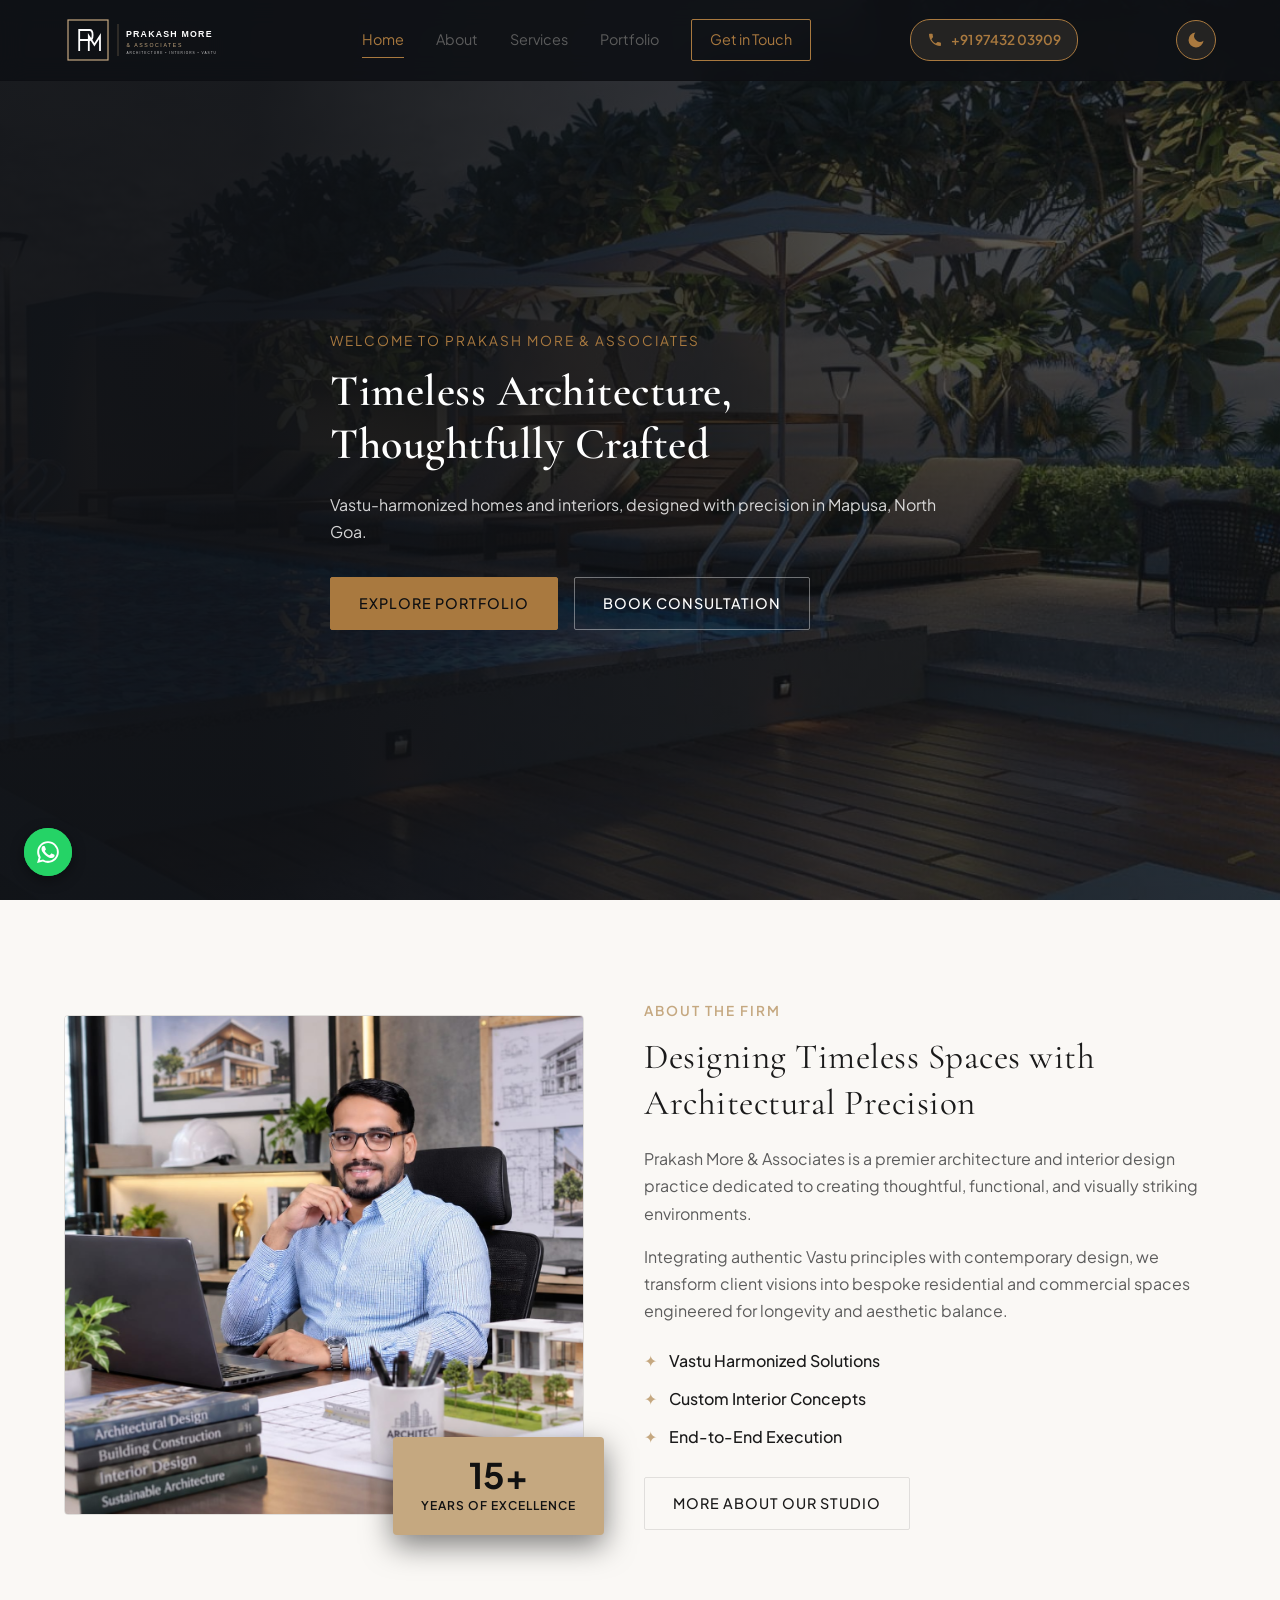
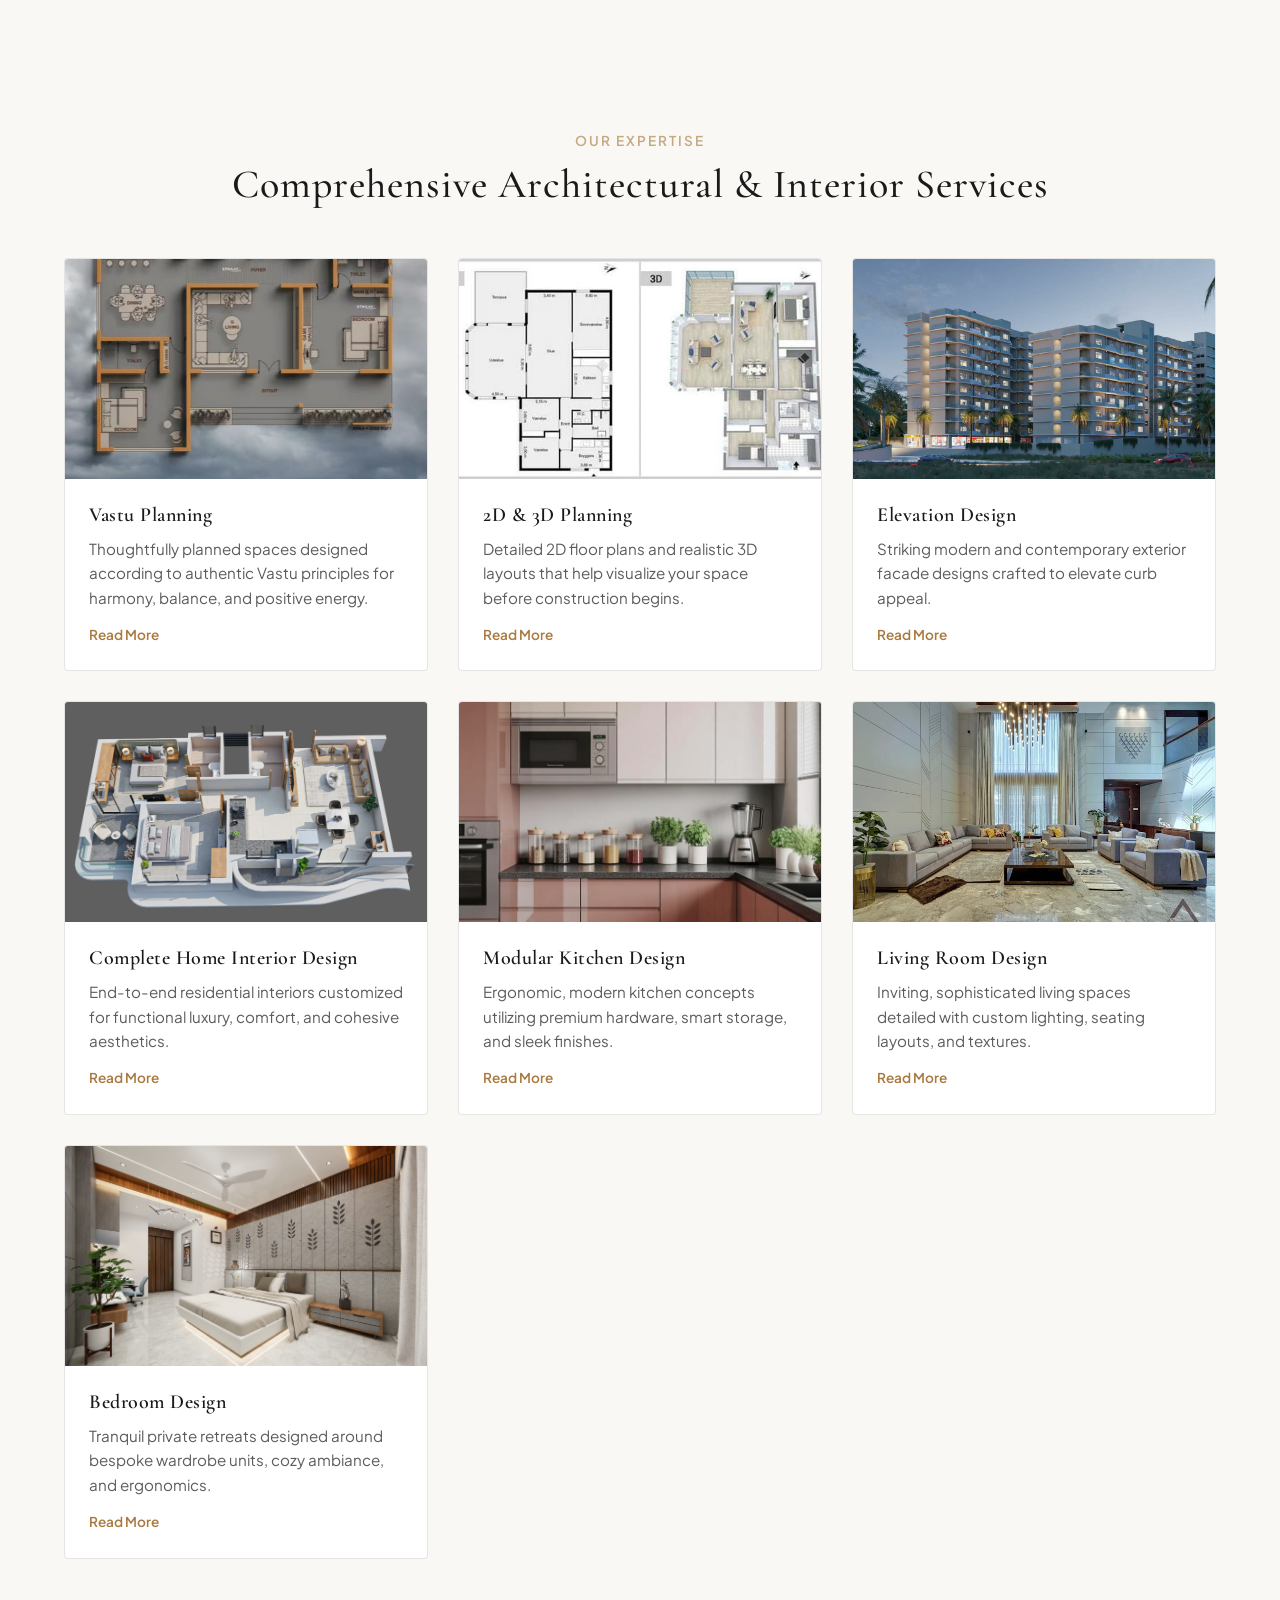
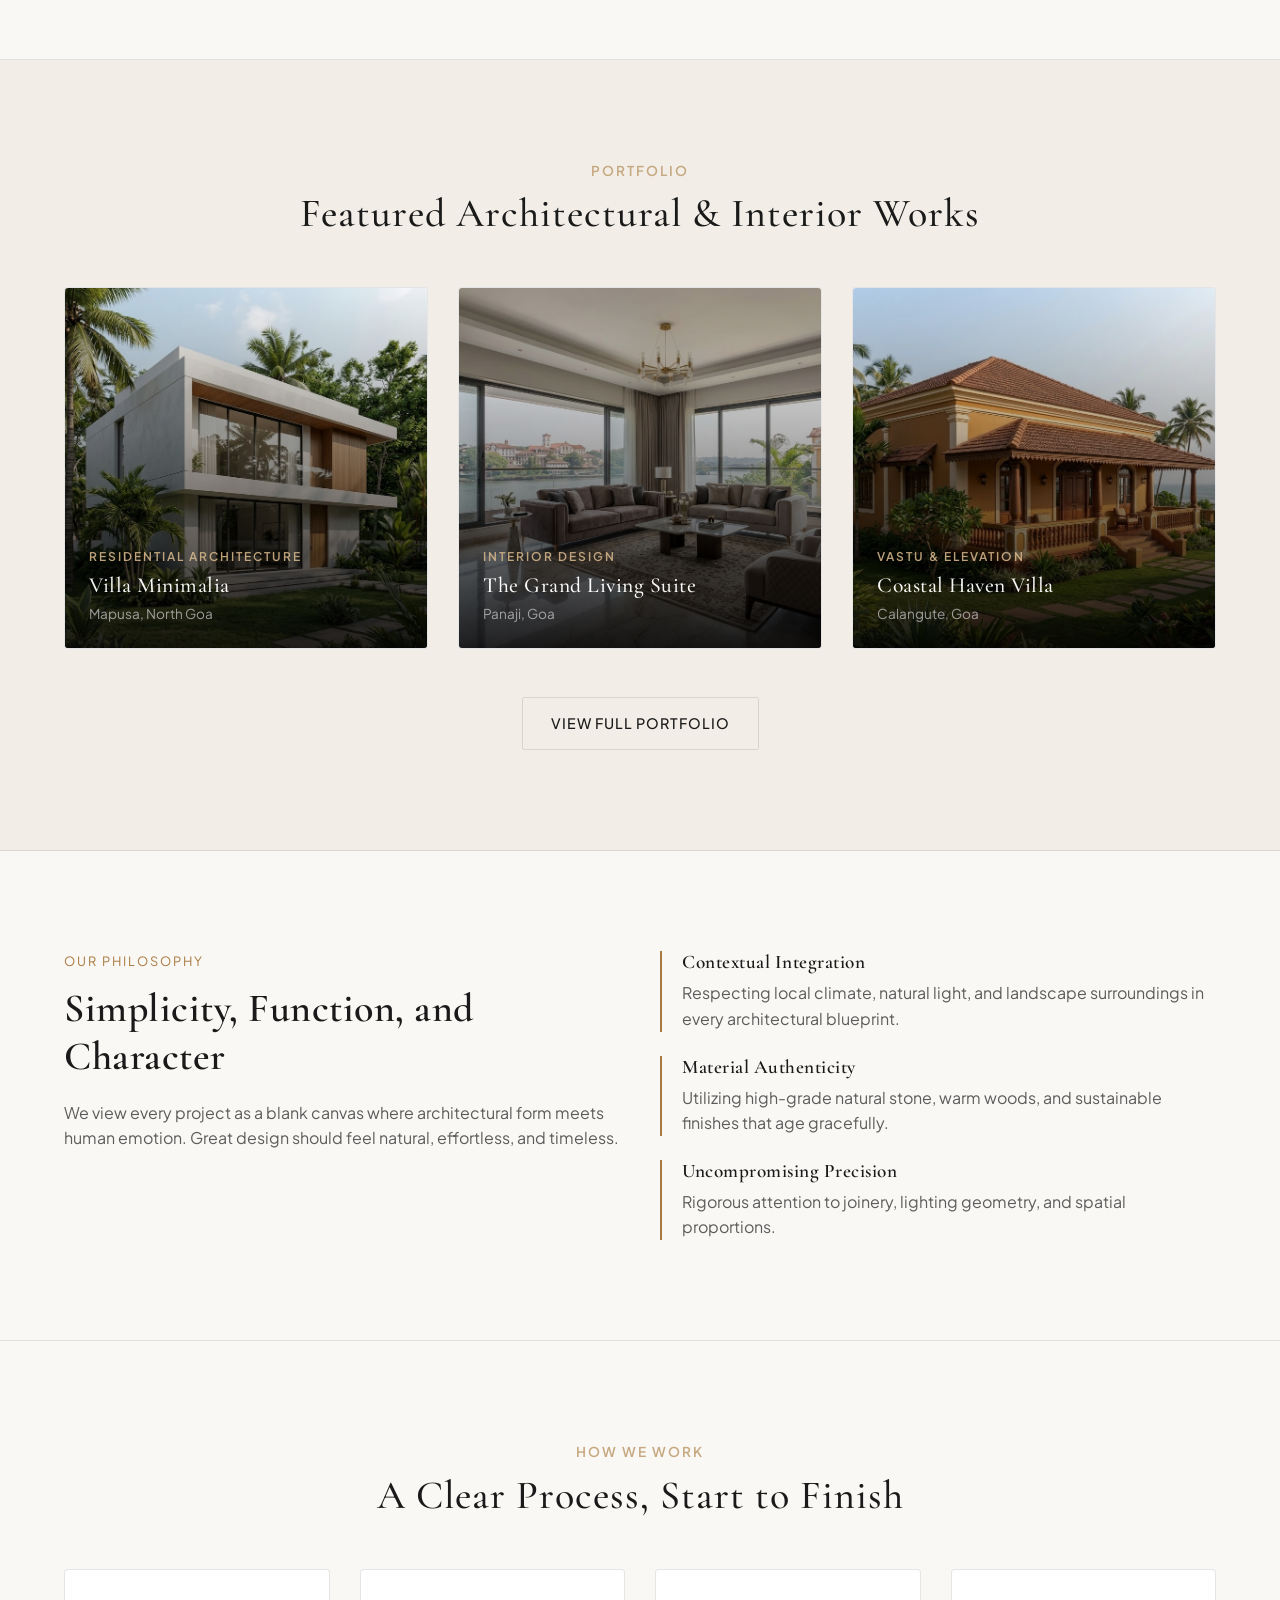
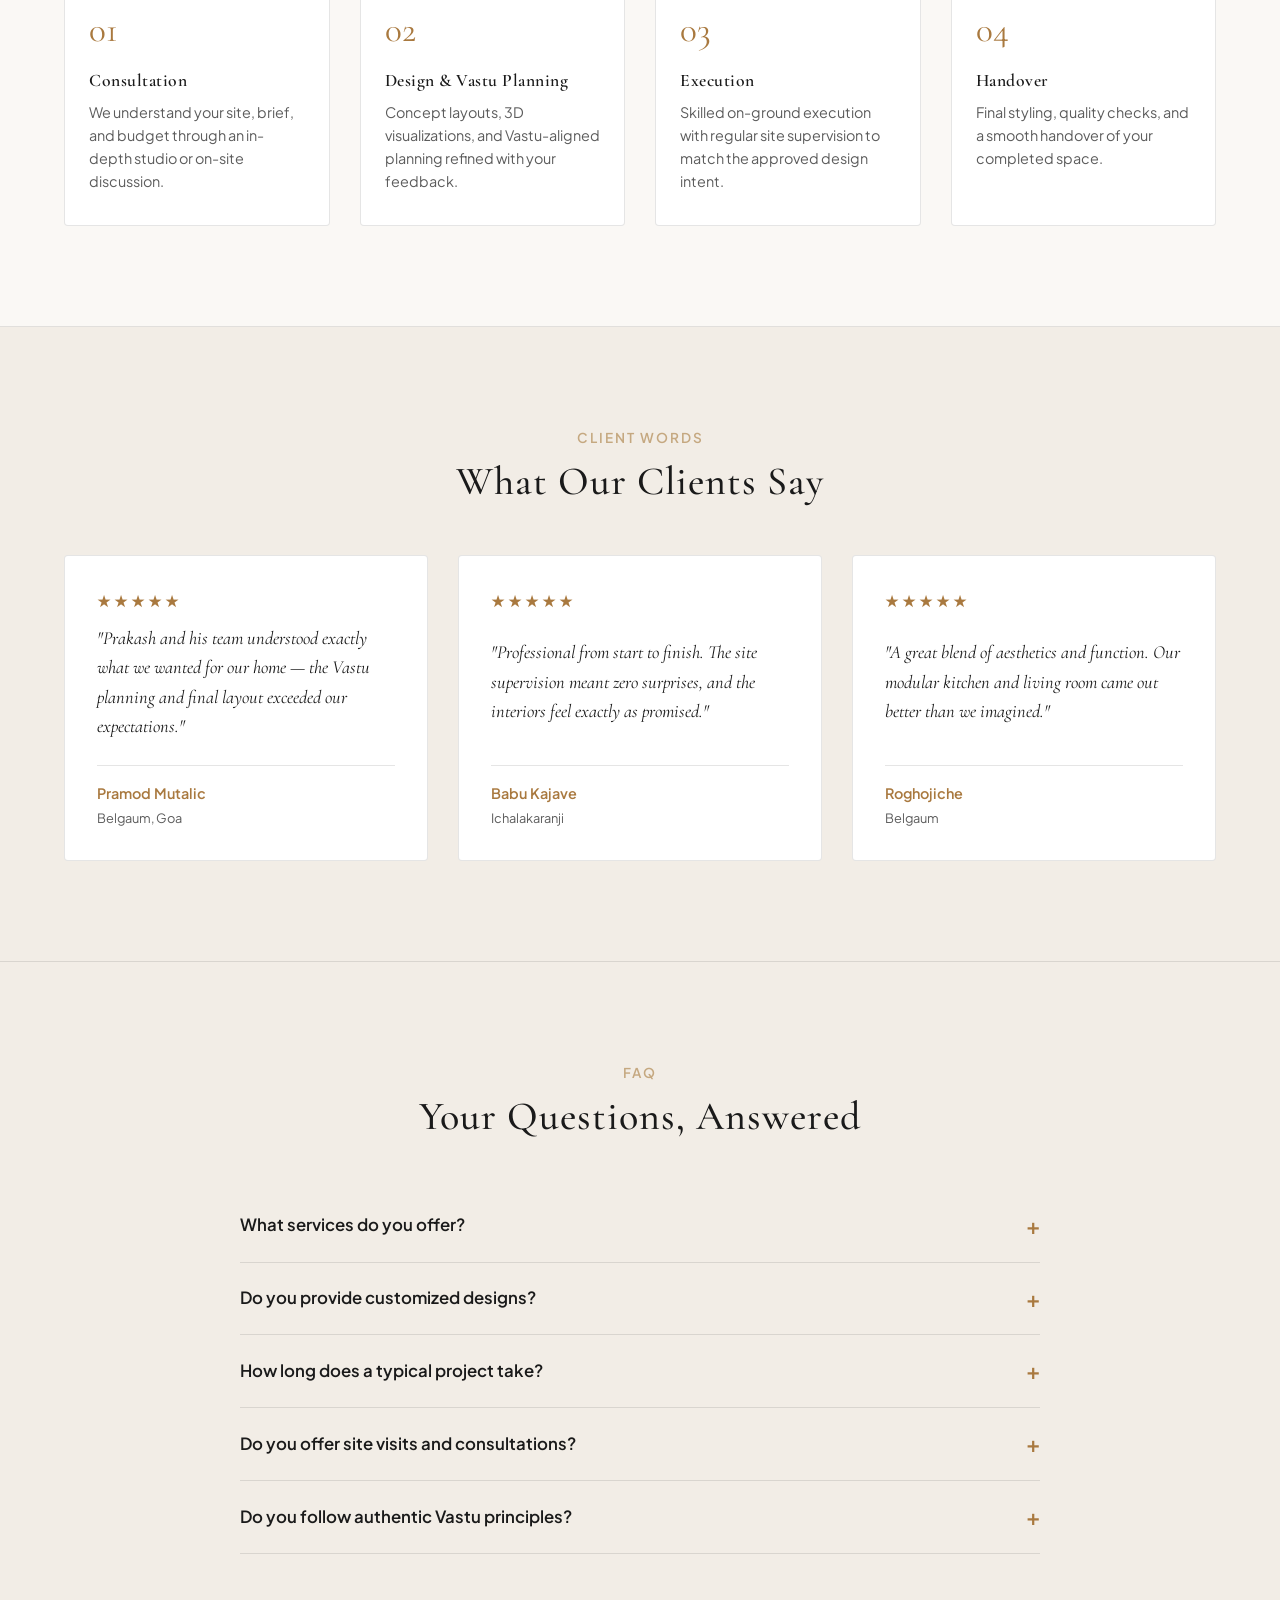
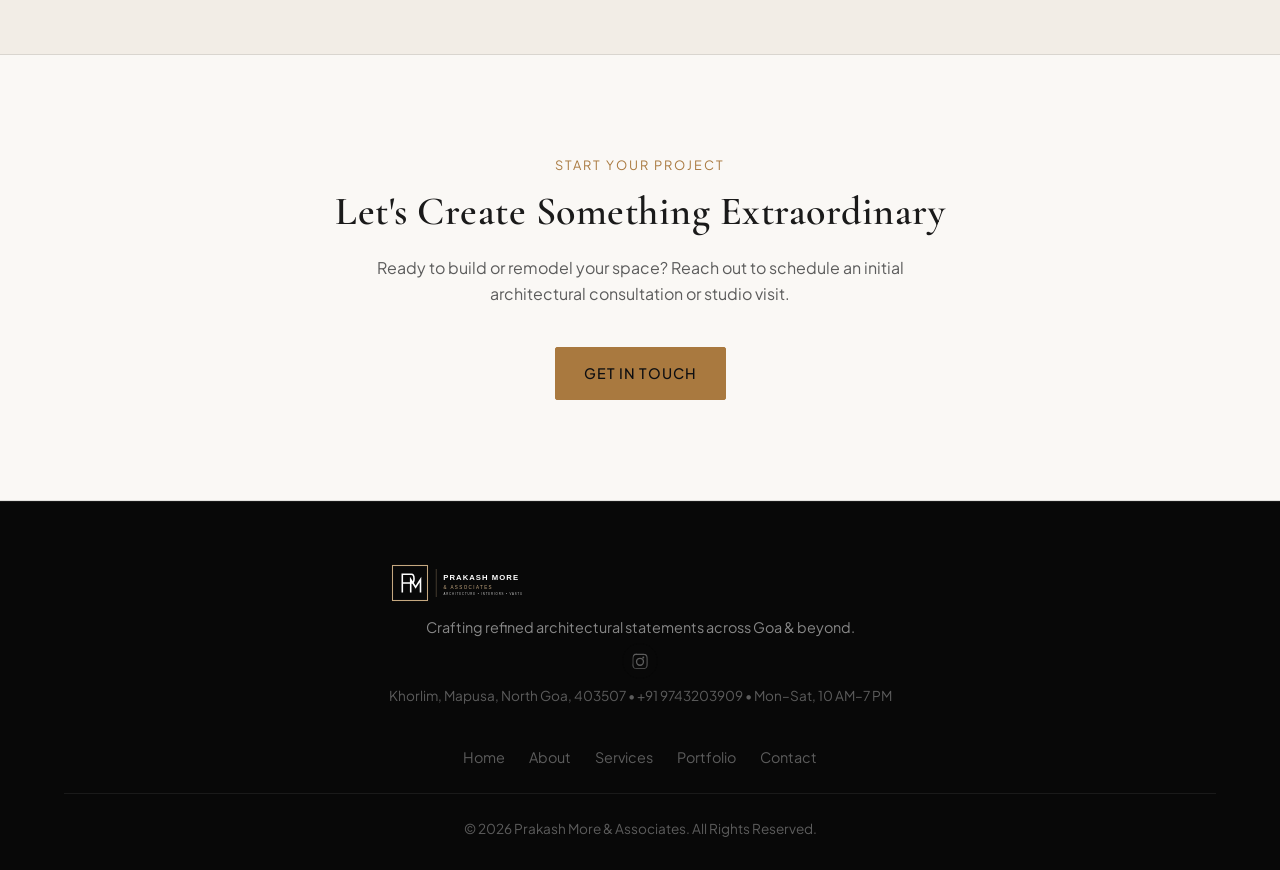
<file: index.html>
<!doctype html>
<html lang="en">
  <head>
    <meta charset="UTF-8" />
    <script>
      (function () {
        var t = localStorage.getItem("pma-theme");
        if (
          t === "light" ||
          (!t && window.matchMedia("(prefers-color-scheme: light)").matches)
        ) {
          document.documentElement.setAttribute("data-theme", "light");
        }
      })();
    </script>
    <meta name="viewport" content="width=device-width, initial-scale=1.0" />
    <title>
      Prakash More & Associates | Architecture & Interior Design Studio, North
      Goa
    </title>
    <meta
      name="description"
      content="Prakash More & Associates is a premier architecture and interior design studio in Mapusa, North Goa, crafting Vastu-harmonized homes, villas, and commercial interiors for 15+ years."
    />
    <link rel="canonical" href="https://www.prakashmoreassociates.com/" />
    <meta name="robots" content="index, follow" />
    <meta name="theme-color" content="#0f1115" />

    <!-- Open Graph / Social Sharing -->
    <meta property="og:type" content="website" />
    <meta property="og:site_name" content="Prakash More & Associates" />
    <meta
      property="og:title"
      content="Prakash More & Associates | Architecture & Interior Design Studio, North Goa"
    />
    <meta
      property="og:description"
      content="Vastu-harmonized architecture and interior design for homes, villas, and commercial spaces across Goa. 15+ years of design excellence."
    />
    <meta property="og:url" content="https://www.prakashmoreassociates.com/" />
    <meta
      property="og:image"
      content="https://www.prakashmoreassociates.com/images/og/social-share.jpg"
    />
    <meta property="og:image:width" content="1200" />
    <meta property="og:image:height" content="630" />
    <meta property="og:locale" content="en_IN" />
    <meta name="twitter:card" content="summary_large_image" />
    <meta
      name="twitter:title"
      content="Prakash More & Associates | Architecture & Interior Design Studio"
    />
    <meta
      name="twitter:description"
      content="Vastu-harmonized architecture and interior design for homes, villas, and commercial spaces across Goa."
    />
    <meta
      name="twitter:image"
      content="https://www.prakashmoreassociates.com/images/og/social-share.jpg"
    />

    <!-- Favicons -->
    <link rel="icon" href="images/branding/favicon.ico" sizes="any" />
    <link rel="icon" type="image/svg+xml" href="images/branding/favicon.svg" />
    <link rel="apple-touch-icon" href="images/branding/apple-touch-icon.png" />
    <link rel="manifest" href="site.webmanifest" />

    <!-- Google Fonts -->
    <link rel="preconnect" href="https://fonts.googleapis.com" />
    <link rel="preconnect" href="https://fonts.gstatic.com" crossorigin />
    <link
      href="https://fonts.googleapis.com/css2?family=Cormorant+Garamond:wght@400;500;600;700&family=Plus+Jakarta+Sans:wght@300;400;500;600&display=swap"
      rel="stylesheet"
    />
    <!-- Stylesheets -->
    <link rel="stylesheet" href="style.css" />

    <!-- Structured Data: ProfessionalService -->
    <script type="application/ld+json">
      {
        "@context": "https://schema.org",
        "@type": "ProfessionalService",
        "name": "Prakash More & Associates",
        "image": "https://www.prakashmoreassociates.com/images/og/social-share.jpg",
        "@id": "https://www.prakashmoreassociates.com/",
        "url": "https://www.prakashmoreassociates.com/",
        "telephone": "+91-9743203909",
        "priceRange": "\u20b9\u20b9",
        "address": {
          "@type": "PostalAddress",
          "streetAddress": "Khorlim",
          "addressLocality": "Mapusa",
          "addressRegion": "North Goa",
          "postalCode": "403507",
          "addressCountry": "IN"
        },
        "areaServed": "Goa, India",
        "sameAs": [],
        "makesOffer": [
          {
            "@type": "Offer",
            "itemOffered": {
              "@type": "Service",
              "name": "Vastu Planning \u2014 2D & 3D"
            }
          },
          {
            "@type": "Offer",
            "itemOffered": { "@type": "Service", "name": "Elevation Design" }
          },
          {
            "@type": "Offer",
            "itemOffered": {
              "@type": "Service",
              "name": "Complete Home Interior Design"
            }
          },
          {
            "@type": "Offer",
            "itemOffered": {
              "@type": "Service",
              "name": "Modular Kitchen Design"
            }
          }
        ]
      }
    </script>
  </head>

  <body>
    <div class="scroll-progress" id="scrollProgress"></div>
    <div class="page-loader" id="pageLoader">
      <img
        src="images/branding/favicon.svg"
        alt=""
        class="loader-icon"
        width="56"
        height="56"
      />
      <span class="loader-text">Prakash More & Associates</span>
    </div>
    <a href="#main-content" class="skip-link">Skip to main content</a>

    <!-- Header Navigation -->
    <header class="header">
      <div class="container nav-container">
        <a
          href="index.html"
          class="brand-logo"
          aria-label="Prakash More & Associates — Home"
        >
          <img
            src="images/branding/logo.svg"
            alt="Prakash More & Associates"
            class="logo-img"
            width="180"
            height="48"
          />
        </a>

        <nav class="nav-links" aria-label="Primary navigation">
          <a href="index.html" class="nav-link active">Home</a>
          <a href="about.html" class="nav-link">About</a>
          <a href="index.html#services" class="nav-link">Services</a>
          <a href="portfolio.html" class="nav-link">Portfolio</a>
          <a href="contact.html" class="nav-link nav-btn">Get in Touch</a>
        </nav>
        <a
          href="tel:+919743203909"
          class="header-call-btn"
          aria-label="Call Prakash More & Associates"
        >
          <svg viewBox="0 0 24 24" aria-hidden="true">
            <path
              d="M6.6 10.8c1.4 2.8 3.8 5.1 6.6 6.6l2.2-2.2c.3-.3.7-.4 1-.2 1.1.4 2.3.6 3.5.6.6 0 1 .4 1 1V20c0 .6-.4 1-1 1C10.9 21 3 13.1 3 3.5c0-.6.4-1 1-1h3.5c.6 0 1 .4 1 1 0 1.2.2 2.4.6 3.5.1.3 0 .7-.2 1L6.6 10.8z"
            />
          </svg>
          <span class="header-call-text">+91 97432 03909</span>
        </a>
        <button
          class="theme-toggle"
          id="themeToggle"
          aria-label="Toggle light / dark mode"
        >
          <svg class="icon-sun" viewBox="0 0 24 24" aria-hidden="true">
            <path
              d="M12 17a5 5 0 1 0 0-10 5 5 0 0 0 0 10zm0-15a1 1 0 0 1 1 1v1a1 1 0 1 1-2 0V3a1 1 0 0 1 1-1zm0 18a1 1 0 0 1 1 1v1a1 1 0 1 1-2 0v-1a1 1 0 0 1 1-1zM4.22 4.22a1 1 0 0 1 1.42 0l.7.7a1 1 0 1 1-1.42 1.42l-.7-.7a1 1 0 0 1 0-1.42zm13.44 13.44a1 1 0 0 1 1.42 0l.7.7a1 1 0 0 1-1.42 1.42l-.7-.7a1 1 0 0 1 0-1.42zM1 12a1 1 0 0 1 1-1h1a1 1 0 1 1 0 2H2a1 1 0 0 1-1-1zm18 0a1 1 0 0 1 1-1h1a1 1 0 1 1 0 2h-1a1 1 0 0 1-1-1zM4.22 19.78a1 1 0 0 1 0-1.42l.7-.7a1 1 0 1 1 1.42 1.42l-.7.7a1 1 0 0 1-1.42 0zM17.66 6.34a1 1 0 0 1 0-1.42l.7-.7a1 1 0 1 1 1.42 1.42l-.7.7a1 1 0 0 1-1.42 0z"
            />
          </svg>
          <svg class="icon-moon" viewBox="0 0 24 24" aria-hidden="true">
            <path d="M21 12.79A9 9 0 1 1 11.21 3a7 7 0 0 0 9.79 9.79z" />
          </svg>
        </button>
        <button
          class="mobile-menu-toggle"
          id="menuToggle"
          aria-label="Toggle navigation menu"
          aria-expanded="false"
        >
          <span class="bar"></span>
          <span class="bar"></span>
          <span class="bar"></span>
        </button>
      </div>
    </header>

    <main id="main-content">
      <!-- Hero Section -->
      <section class="hero">
        <div class="hero-overlay"></div>
        <div class="container hero-content">
          <p class="hero-subtitle">Welcome to Prakash More & Associates</p>
          <h1 class="hero-title">
            Timeless Architecture, Thoughtfully Crafted
          </h1>
          <p class="hero-description">
            Vastu-harmonized homes and interiors, designed with precision in
            Mapusa, North Goa.
          </p>
          <div class="hero-cta">
            <a href="portfolio.html" class="btn btn-primary"
              >Explore Portfolio</a
            >
            <a href="contact.html" class="btn btn-secondary"
              >Book Consultation</a
            >
          </div>
        </div>
      </section>

      <!-- About Preview Section -->
      <section id="about" class="about-section">
        <div class="container about-container">
          <div class="about-image-wrapper">
            <img
              src="images/team/principal-prakash-more.jpg"
              alt="Prakash More, Principal Architect at Prakash More & Associates"
              class="about-img"
              width="600"
              height="700"
              loading="lazy"
            />
            <div class="about-experience-badge">
              <span class="badge-number">15+</span>
              <span class="badge-text">Years of Excellence</span>
            </div>
          </div>

          <div class="about-content">
            <span class="section-subtitle">ABOUT THE FIRM</span>
            <h2 class="about-heading">
              Designing Timeless Spaces with Architectural Precision
            </h2>
            <p class="about-text">
              Prakash More & Associates is a premier architecture and interior
              design practice dedicated to creating thoughtful, functional, and
              visually striking environments.
            </p>
            <p class="about-text">
              Integrating authentic Vastu principles with contemporary design,
              we transform client visions into bespoke residential and
              commercial spaces engineered for longevity and aesthetic balance.
            </p>

            <div class="about-highlights">
              <div class="highlight-item">
                <span class="highlight-icon">✦</span>
                <span>Vastu Harmonized Solutions</span>
              </div>
              <div class="highlight-item">
                <span class="highlight-icon">✦</span>
                <span>Custom Interior Concepts</span>
              </div>
              <div class="highlight-item">
                <span class="highlight-icon">✦</span>
                <span>End-to-End Execution</span>
              </div>
            </div>

            <a
              href="about.html"
              class="btn btn-secondary"
              style="margin-top: 28px"
            >
              More About Our Studio
            </a>
          </div>
        </div>
      </section>

      <!-- Services Section -->
      <section id="services" class="services-section">
        <div class="container">
          <div class="section-header">
            <span class="section-subtitle">OUR EXPERTISE</span>
            <h2 class="section-title">
              Comprehensive Architectural & Interior Services
            </h2>
          </div>

          <div class="services-grid">
            <!-- Vastu Planning -->
            <div class="service-card">
              <div class="service-img-wrapper">
                <img
                  src="images/services/vastu-planning.jpeg"
                  alt="Vastu Planning"
                  class="service-img"
                  width="800"
                  height="600"
                  loading="lazy"
                />
              </div>

              <div class="service-content">
                <h3>Vastu Planning</h3>
                <p>
                  Thoughtfully planned spaces designed according to authentic
                  Vastu principles for harmony, balance, and positive energy.
                </p>

                <a
                  href="portfolio.html?category=vastu"
                  class="service-read-more"
                >
                  Read More
                  <svg viewBox="0 0 24 24" aria-hidden="true">
                    <path d="M4 12h14m0 0-5-5m5 5-5 5" />
                  </svg>
                </a>
              </div>
            </div>

            <!-- 2D & 3D Planning -->
            <div class="service-card">
              <div class="service-img-wrapper">
                <img
                  src="images/services/2d3d.jpeg"
                  alt="2D and 3D Planning"
                  class="service-img"
                  width="800"
                  height="600"
                  loading="lazy"
                />
              </div>

              <div class="service-content">
                <h3>2D & 3D Planning</h3>
                <p>
                  Detailed 2D floor plans and realistic 3D layouts that help
                  visualize your space before construction begins.
                </p>

                <a
                  href="portfolio.html?category=planning"
                  class="service-read-more"
                >
                  Read More
                  <svg viewBox="0 0 24 24" aria-hidden="true">
                    <path d="M4 12h14m0 0-5-5m5 5-5 5" />
                  </svg>
                </a>
              </div>
            </div>

            <div class="service-card">
              <div class="service-img-wrapper">
                <img
                  src="images/services/elevation-design.jpeg"
                  alt="Elevation Design for residential facades"
                  class="service-img"
                  width="800"
                  height="600"
                  loading="lazy"
                />
              </div>
              <div class="service-content">
                <h3>Elevation Design</h3>
                <p>
                  Striking modern and contemporary exterior facade designs
                  crafted to elevate curb appeal.
                </p>
                <a
                  href="portfolio.html?category=residential"
                  class="service-read-more"
                  >Read More
                  <svg viewBox="0 0 24 24" aria-hidden="true">
                    <path d="M4 12h14m0 0-5-5m5 5-5 5" /></svg
                ></a>
              </div>
            </div>

            <div class="service-card">
              <div class="service-img-wrapper">
                <img
                  src="images/services/home-interior.jpeg"
                  alt="Complete Home Interior Design"
                  class="service-img"
                  width="800"
                  height="600"
                  loading="lazy"
                />
              </div>
              <div class="service-content">
                <h3>Complete Home Interior Design</h3>
                <p>
                  End-to-end residential interiors customized for functional
                  luxury, comfort, and cohesive aesthetics.
                </p>
                <a
                  href="portfolio.html?category=interior"
                  class="service-read-more"
                  >Read More
                  <svg viewBox="0 0 24 24" aria-hidden="true">
                    <path d="M4 12h14m0 0-5-5m5 5-5 5" /></svg
                ></a>
              </div>
            </div>

            <div class="service-card">
              <div class="service-img-wrapper">
                <img
                  src="images/services/modular-kitchen.jpeg"
                  alt="Modular Kitchen Design"
                  class="service-img"
                  width="800"
                  height="600"
                  loading="lazy"
                />
              </div>
              <div class="service-content">
                <h3>Modular Kitchen Design</h3>
                <p>
                  Ergonomic, modern kitchen concepts utilizing premium hardware,
                  smart storage, and sleek finishes.
                </p>
                <a
                  href="portfolio.html?category=interior"
                  class="service-read-more"
                  >Read More
                  <svg viewBox="0 0 24 24" aria-hidden="true">
                    <path d="M4 12h14m0 0-5-5m5 5-5 5" /></svg
                ></a>
              </div>
            </div>

            <div class="service-card">
              <div class="service-img-wrapper">
                <img
                  src="images/services/living-room.jpeg"
                  alt="Living Room Design"
                  class="service-img"
                  width="800"
                  height="600"
                  loading="lazy"
                />
              </div>
              <div class="service-content">
                <h3>Living Room Design</h3>
                <p>
                  Inviting, sophisticated living spaces detailed with custom
                  lighting, seating layouts, and textures.
                </p>
                <a
                  href="portfolio.html?category=interior"
                  class="service-read-more"
                  >Read More
                  <svg viewBox="0 0 24 24" aria-hidden="true">
                    <path d="M4 12h14m0 0-5-5m5 5-5 5" /></svg
                ></a>
              </div>
            </div>

            <div class="service-card">
              <div class="service-img-wrapper">
                <img
                  src="images/services/bedroom-design.jpeg"
                  alt="Bedroom Design"
                  class="service-img"
                  width="800"
                  height="600"
                  loading="lazy"
                />
              </div>
              <div class="service-content">
                <h3>Bedroom Design</h3>
                <p>
                  Tranquil private retreats designed around bespoke wardrobe
                  units, cozy ambiance, and ergonomics.
                </p>
                <a
                  href="portfolio.html?category=interior"
                  class="service-read-more"
                  >Read More
                  <svg viewBox="0 0 24 24" aria-hidden="true">
                    <path d="M4 12h14m0 0-5-5m5 5-5 5" /></svg
                ></a>
              </div>
            </div>
          </div>
        </div>
      </section>

      <!-- Featured Projects Section -->
      <section id="projects" class="projects-section">
        <div class="container">
          <div class="section-header">
            <span class="section-subtitle">PORTFOLIO</span>
            <h2 class="section-title">
              Featured Architectural & Interior Works
            </h2>
          </div>

          <div class="projects-grid">
            <article class="project-card">
              <div class="project-img-wrapper">
                <img
                  src="images/projects/villa-minimalia/01-exterior.jpg"
                  alt="Villa Minimalia — exterior view, Mapusa"
                  class="project-img"
                  width="1200"
                  height="900"
                  loading="lazy"
                />
                <div class="project-overlay">
                  <span class="project-category">Residential Architecture</span>
                  <h3 class="project-name">Villa Minimalia</h3>
                  <p class="project-location">Mapusa, North Goa</p>
                </div>
              </div>
            </article>

            <article class="project-card">
              <div class="project-img-wrapper">
                <img
                  src="images/projects/grand-living-suite/01-living-area.jpg"
                  alt="The Grand Living Suite — living area, Panaji"
                  class="project-img"
                  width="1200"
                  height="900"
                  loading="lazy"
                />
                <div class="project-overlay">
                  <span class="project-category">Interior Design</span>
                  <h3 class="project-name">The Grand Living Suite</h3>
                  <p class="project-location">Panaji, Goa</p>
                </div>
              </div>
            </article>

            <article class="project-card">
              <div class="project-img-wrapper">
                <img
                  src="images/projects/coastal-haven-villa/01-exterior.jpg"
                  alt="Coastal Haven Villa — exterior view, Calangute"
                  class="project-img"
                  width="1200"
                  height="900"
                  loading="lazy"
                />
                <div class="project-overlay">
                  <span class="project-category">Vastu & Elevation</span>
                  <h3 class="project-name">Coastal Haven Villa</h3>
                  <p class="project-location">Calangute, Goa</p>
                </div>
              </div>
            </article>
          </div>

          <div class="text-center" style="margin-top: 48px">
            <a href="portfolio.html" class="btn btn-secondary"
              >View Full Portfolio</a
            >
          </div>
        </div>
      </section>

      <!-- Design Philosophy Section -->
      <section id="philosophy" class="section philosophy-section">
        <div class="container grid grid-2">
          <div>
            <span class="section-tag">Our Philosophy</span>
            <h2 class="section-heading">Simplicity, Function, and Character</h2>
            <p>
              We view every project as a blank canvas where architectural form
              meets human emotion. Great design should feel natural, effortless,
              and timeless.
            </p>
          </div>
          <div class="philosophy-points">
            <div class="phil-item">
              <h4>Contextual Integration</h4>
              <p>
                Respecting local climate, natural light, and landscape
                surroundings in every architectural blueprint.
              </p>
            </div>
            <div class="phil-item">
              <h4>Material Authenticity</h4>
              <p>
                Utilizing high-grade natural stone, warm woods, and sustainable
                finishes that age gracefully.
              </p>
            </div>
            <div class="phil-item">
              <h4>Uncompromising Precision</h4>
              <p>
                Rigorous attention to joinery, lighting geometry, and spatial
                proportions.
              </p>
            </div>
          </div>
        </div>
      </section>

      <!-- How We Work / Process Section -->
      <section id="process" class="section process-section">
        <div class="container">
          <div class="section-header">
            <span class="section-subtitle">HOW WE WORK</span>
            <h2 class="section-title">A Clear Process, Start to Finish</h2>
          </div>
          <div class="process-grid">
            <div class="process-step">
              <span class="process-number">01</span>
              <h3>Consultation</h3>
              <p>
                We understand your site, brief, and budget through an in-depth
                studio or on-site discussion.
              </p>
            </div>
            <div class="process-step">
              <span class="process-number">02</span>
              <h3>Design & Vastu Planning</h3>
              <p>
                Concept layouts, 3D visualizations, and Vastu-aligned planning
                refined with your feedback.
              </p>
            </div>
            <div class="process-step">
              <span class="process-number">03</span>
              <h3>Execution</h3>
              <p>
                Skilled on-ground execution with regular site supervision to
                match the approved design intent.
              </p>
            </div>
            <div class="process-step">
              <span class="process-number">04</span>
              <h3>Handover</h3>
              <p>
                Final styling, quality checks, and a smooth handover of your
                completed space.
              </p>
            </div>
          </div>
        </div>
      </section>

      <!-- Testimonials Section -->
      <section id="testimonials" class="section testimonials-section">
        <div class="container">
          <div class="section-header">
            <span class="section-subtitle">CLIENT WORDS</span>
            <h2 class="section-title">What Our Clients Say</h2>
          </div>
          <div class="testimonials-grid">
            <div class="testimonial-card">
              <div class="testimonial-stars" aria-label="5 out of 5 stars">
                ★★★★★
              </div>
              <p class="testimonial-quote">
                "Prakash and his team understood exactly what we wanted for our
                home — the Vastu planning and final layout exceeded our
                expectations."
              </p>
              <div class="testimonial-author">
                <span class="testimonial-name">Pramod Mutalic</span>
                <span class="testimonial-role">Belgaum, Goa</span>
              </div>
            </div>
            <div class="testimonial-card">
              <div class="testimonial-stars" aria-label="5 out of 5 stars">
                ★★★★★
              </div>
              <p class="testimonial-quote">
                "Professional from start to finish. The site supervision meant
                zero surprises, and the interiors feel exactly as promised."
              </p>
              <div class="testimonial-author">
                <span class="testimonial-name">Babu Kajave</span>
                <span class="testimonial-role">Ichalakaranji</span>
              </div>
            </div>
            <div class="testimonial-card">
              <div class="testimonial-stars" aria-label="5 out of 5 stars">
                ★★★★★
              </div>
              <p class="testimonial-quote">
                "A great blend of aesthetics and function. Our modular kitchen
                and living room came out better than we imagined."
              </p>
              <div class="testimonial-author">
                <span class="testimonial-name">Roghojiche</span>
                <span class="testimonial-role">Belgaum</span>
              </div>
            </div>
          </div>
        </div>
      </section>
      <!-- FAQ Section -->
      <section id="faq" class="section faq-section">
        <div class="container">
          <div class="section-header">
            <span class="section-subtitle">FAQ</span>
            <h2 class="section-title">Your Questions, Answered</h2>
          </div>
          <div class="faq-list">
            <details class="faq-item">
              <summary>What services do you offer?</summary>
              <p class="faq-answer">
                We offer complete architecture and interior design services —
                Vastu planning, elevation design, complete home interiors,
                modular kitchens, living room and bedroom design, and full
                turnkey execution.
              </p>
            </details>
            <details class="faq-item">
              <summary>Do you provide customized designs?</summary>
              <p class="faq-answer">
                Yes. Every design is tailored to your site, budget, and
                lifestyle — nothing is templated or copied from another project.
              </p>
            </details>
            <details class="faq-item">
              <summary>How long does a typical project take?</summary>
              <p class="faq-answer">
                Timelines vary based on project size and scope. We share a clear
                schedule with you after the initial consultation and design
                finalization.
              </p>
            </details>
            <details class="faq-item">
              <summary>Do you offer site visits and consultations?</summary>
              <p class="faq-answer">
                Yes, our team visits your site to understand the space firsthand
                before any design work begins.
              </p>
            </details>
            <details class="faq-item">
              <summary>Do you follow authentic Vastu principles?</summary>
              <p class="faq-answer">
                Yes — Vastu Shastra is integrated into our planning from the
                earliest concept stage, not applied as an afterthought.
              </p>
            </details>
          </div>
        </div>
      </section>
      <!-- Contact CTA Section -->
      <section id="contact" class="section contact-cta-section">
        <div class="container text-center">
          <span class="section-tag">Start Your Project</span>
          <h2 class="section-heading">Let's Create Something Extraordinary</h2>
          <p class="section-subtext">
            Ready to build or remodel your space? Reach out to schedule an
            initial architectural consultation or studio visit.
          </p>
          <a href="contact.html" class="btn btn-primary">Get in Touch</a>
        </div>
      </section>
    </main>

    <!-- Footer -->
    <footer class="footer">
      <div class="container footer-container">
        <div class="footer-brand">
          <a href="index.html" class="footer-logo">
            <img
              src="images/branding/logo.svg"
              alt="Prakash More & Associates Logo"
              class="footer-logo-img"
              width="160"
              height="42"
              loading="lazy"
            />
          </a>
          <p class="footer-tagline">
            Crafting refined architectural statements across Goa & beyond.
          </p>
          <div class="footer-social">
            <a
              href="https://www.instagram.com/prakashmoreassociates?igsi=aHFhNWxiNDhjZWRy"
              target="_blank"
              rel="noopener noreferrer"
              aria-label="Prakash More & Associates on Instagram"
              class="social-icon"
            >
              <svg viewBox="0 0 24 24" aria-hidden="true">
                <path
                  d="M12 2.2c3.2 0 3.6 0 4.9.1 1.2.1 2 .2 2.4.5.6.2 1 .5 1.4.9.4.4.7.8.9 1.4.2.4.4 1.2.5 2.4.1 1.3.1 1.7.1 4.9s0 3.6-.1 4.9c-.1 1.2-.2 2-.5 2.4-.2.6-.5 1-.9 1.4-.4.4-.8.7-1.4.9-.4.2-1.2.4-2.4.5-1.3.1-1.7.1-4.9.1s-3.6 0-4.9-.1c-1.2-.1-2-.2-2.4-.5-.6-.2-1-.5-1.4-.9-.4-.4-.7-.8-.9-1.4-.2-.4-.4-1.2-.5-2.4C2.2 15.6 2.2 15.2 2.2 12s0-3.6.1-4.9c.1-1.2.2-2 .5-2.4.2-.6.5-1 .9-1.4.4-.4.8-.7 1.4-.9.4-.2 1.2-.4 2.4-.5C8.4 2.2 8.8 2.2 12 2.2zm0 1.8c-3.1 0-3.5 0-4.7.1-1 .1-1.6.2-1.9.3-.5.2-.8.4-1.1.7-.3.3-.5.6-.7 1.1-.1.3-.3.9-.3 1.9-.1 1.2-.1 1.6-.1 4.7s0 3.5.1 4.7c.1 1 .2 1.6.3 1.9.2.5.4.8.7 1.1.3.3.6.5 1.1.7.3.1.9.3 1.9.3 1.2.1 1.6.1 4.7.1s3.5 0 4.7-.1c1-.1 1.6-.2 1.9-.3.5-.2.8-.4 1.1-.7.3-.3.5-.6.7-1.1.1-.3.3-.9.3-1.9.1-1.2.1-1.6.1-4.7s0-3.5-.1-4.7c-.1-1-.2-1.6-.3-1.9-.2-.5-.4-.8-.7-1.1-.3-.3-.6-.5-1.1-.7-.3-.1-.9-.3-1.9-.3-1.2-.1-1.6-.1-4.7-.1zm0 3.5a5.5 5.5 0 1 1 0 11 5.5 5.5 0 0 1 0-11zm0 1.8a3.7 3.7 0 1 0 0 7.4 3.7 3.7 0 0 0 0-7.4zm5.7-2a1.3 1.3 0 1 1-2.6 0 1.3 1.3 0 0 1 2.6 0z"
                />
              </svg>
            </a>
          </div>
          <p class="footer-contact-line">
            Khorlim, Mapusa, North Goa, 403507 &bull; +91 9743203909 &bull;
            Mon&ndash;Sat, 10 AM&ndash;7 PM
          </p>
        </div>

        <nav class="footer-links" aria-label="Footer navigation">
          <a href="index.html">Home</a>
          <a href="about.html">About</a>
          <a href="index.html#services">Services</a>
          <a href="portfolio.html">Portfolio</a>
          <a href="contact.html">Contact</a>
        </nav>

        <div class="footer-bottom">
          <p>&copy; 2026 Prakash More & Associates. All Rights Reserved.</p>
        </div>
      </div>
    </footer>

    <!-- Floating WhatsApp Button -->
    <a
      href="https://wa.me/919743203909"
      class="whatsapp-float"
      target="_blank"
      rel="noopener noreferrer"
      aria-label="Chat on WhatsApp"
    >
      <svg viewBox="0 0 24 24" class="whatsapp-icon" aria-hidden="true">
        <path
          d="M12.001 2.002c-5.514 0-9.999 4.485-9.999 9.999 0 1.762.464 3.484 1.345 4.999l-1.44 5.25 5.372-1.41c1.457.795 3.104 1.213 4.72 1.213 5.514 0 9.999-4.485 9.999-9.999 0-2.669-1.04-5.176-2.929-7.062-1.888-1.889-4.394-2.99-7.068-2.99zm0 18.187c-1.462 0-2.9-.393-4.152-1.136l-.297-.176-3.086.81.826-3.006-.194-.309a8.169 8.169 0 0 1-1.256-4.372c0-4.523 3.68-8.203 8.203-8.203 2.192 0 4.251.854 5.799 2.404a8.146 8.146 0 0 1 2.404 5.803c-.003 4.522-3.683 8.185-8.247 8.185z"
        />
        <path
          d="M17.472 14.382c-.297-.149-1.758-.867-2.03-.967-.273-.099-.471-.148-.67.15-.197.297-.767.966-.94 1.164-.173.199-.347.223-.644.075-.297-.15-1.255-.463-2.39-1.475-.883-.788-1.48-1.761-1.653-2.059-.173-.297-.018-.458.13-.606.134-.133.298-.347.446-.52.149-.174.198-.298.298-.497.099-.198.05-.371-.025-.52-.075-.149-.669-1.612-.916-2.207-.242-.579-.487-.5-.669-.51-.173-.008-.371-.01-.57-.01-.198 0-.52.074-.792.372-.272.297-1.04 1.016-1.04 2.479 0 1.462 1.065 2.875 1.213 3.074.149.198 2.096 3.2 5.077 4.487.709.306 1.262.489 1.694.625.712.227 1.36.195 1.871.118.571-.085 1.758-.719 2.006-1.413.248-.694.248-1.289.173-1.413-.074-.124-.272-.198-.57-.347z"
        />
      </svg>
    </a>

    <!-- Scroll to Top Button -->
    <button class="scroll-top-btn" id="scrollTopBtn" aria-label="Scroll to top">
      <svg viewBox="0 0 24 24" class="arrow-up-icon" aria-hidden="true">
        <path d="M12 4l-8 8h5v8h6v-8h5z" />
      </svg>
    </button>

    <script src="script.js" defer></script>
  </body>
</html>
</file>
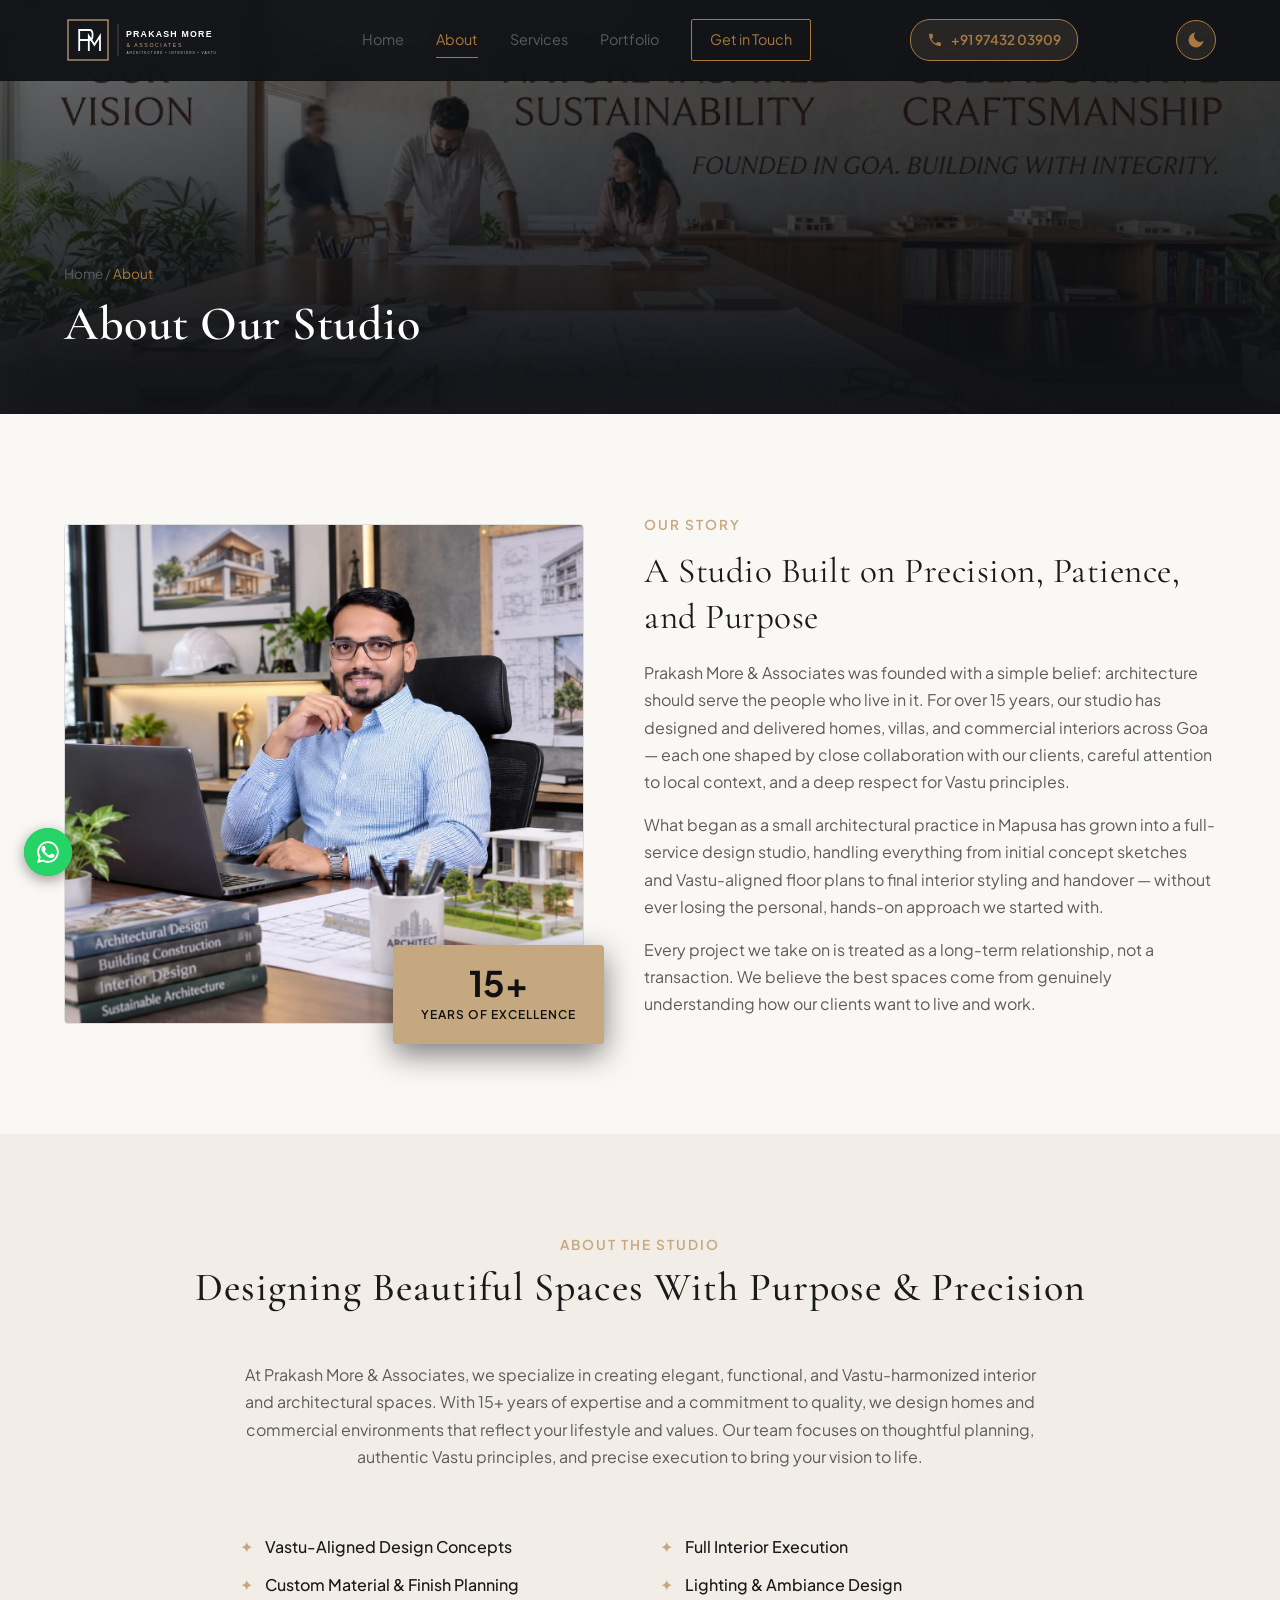
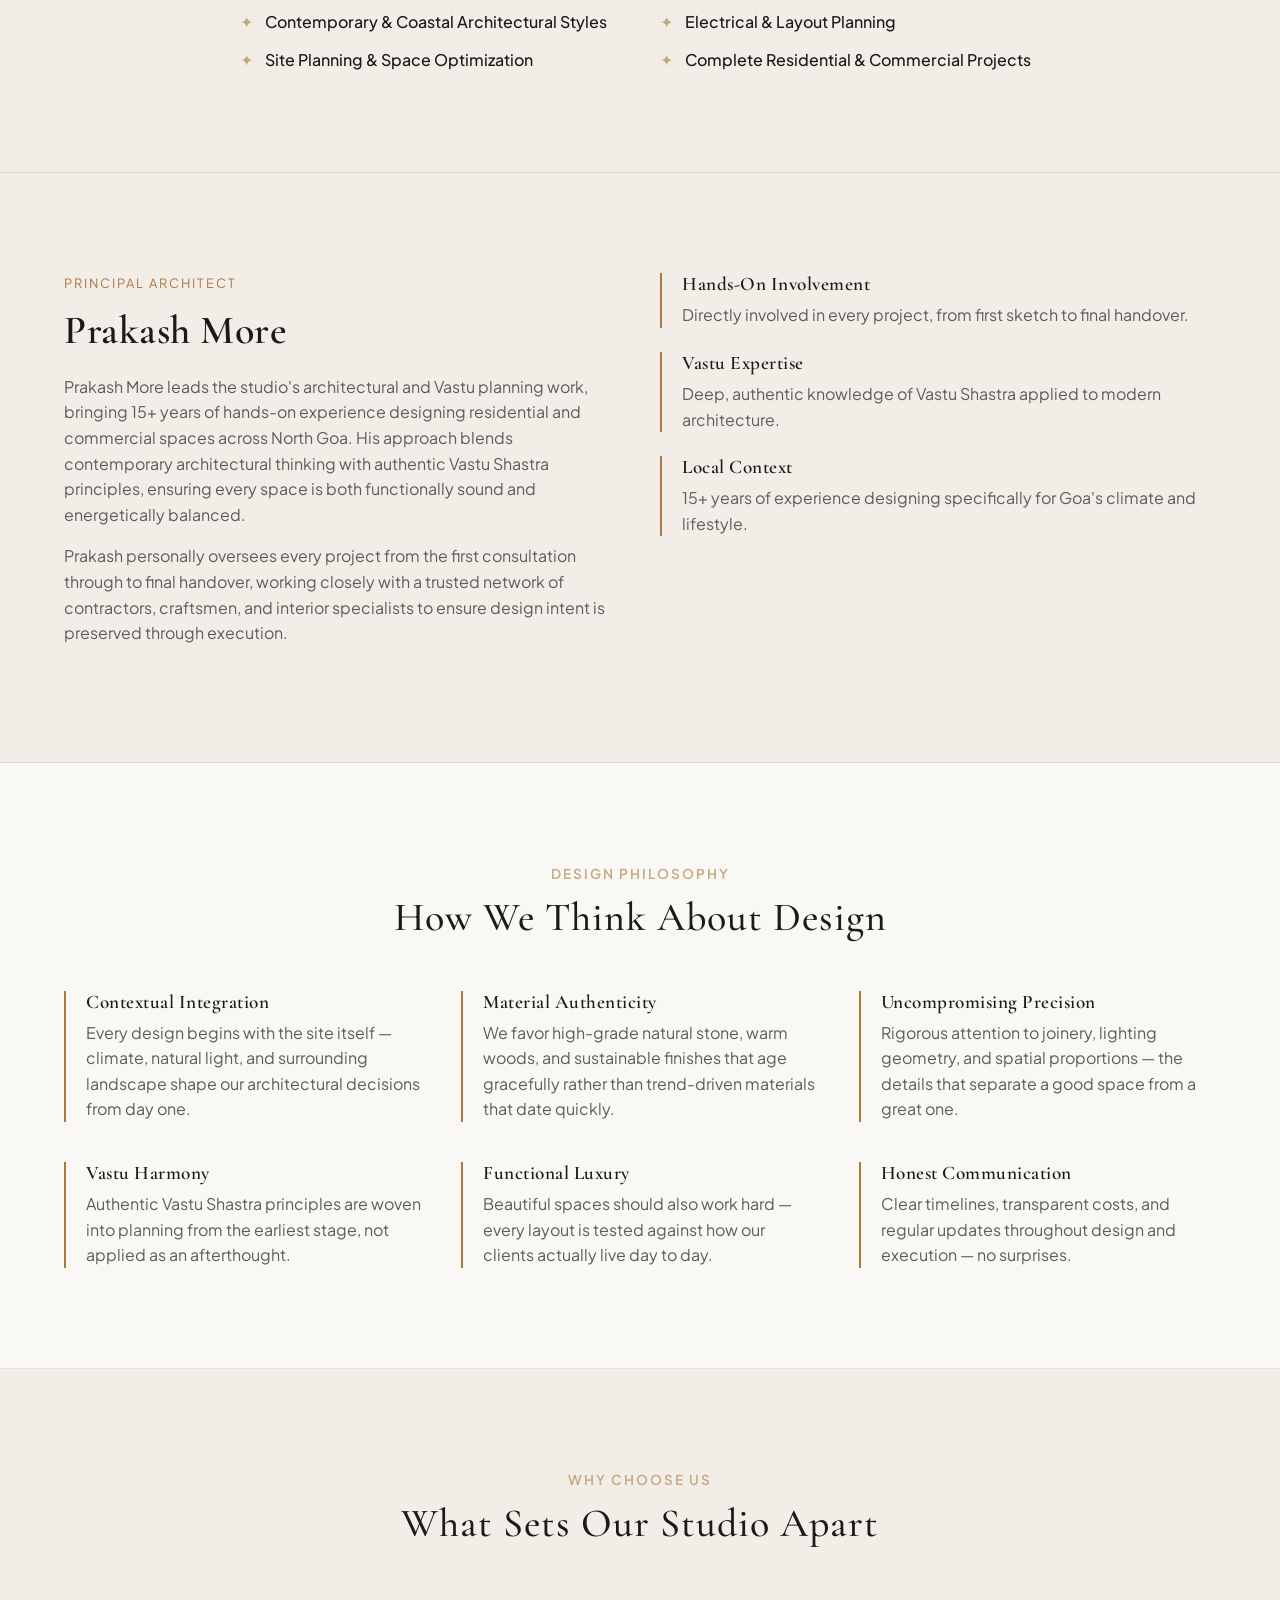
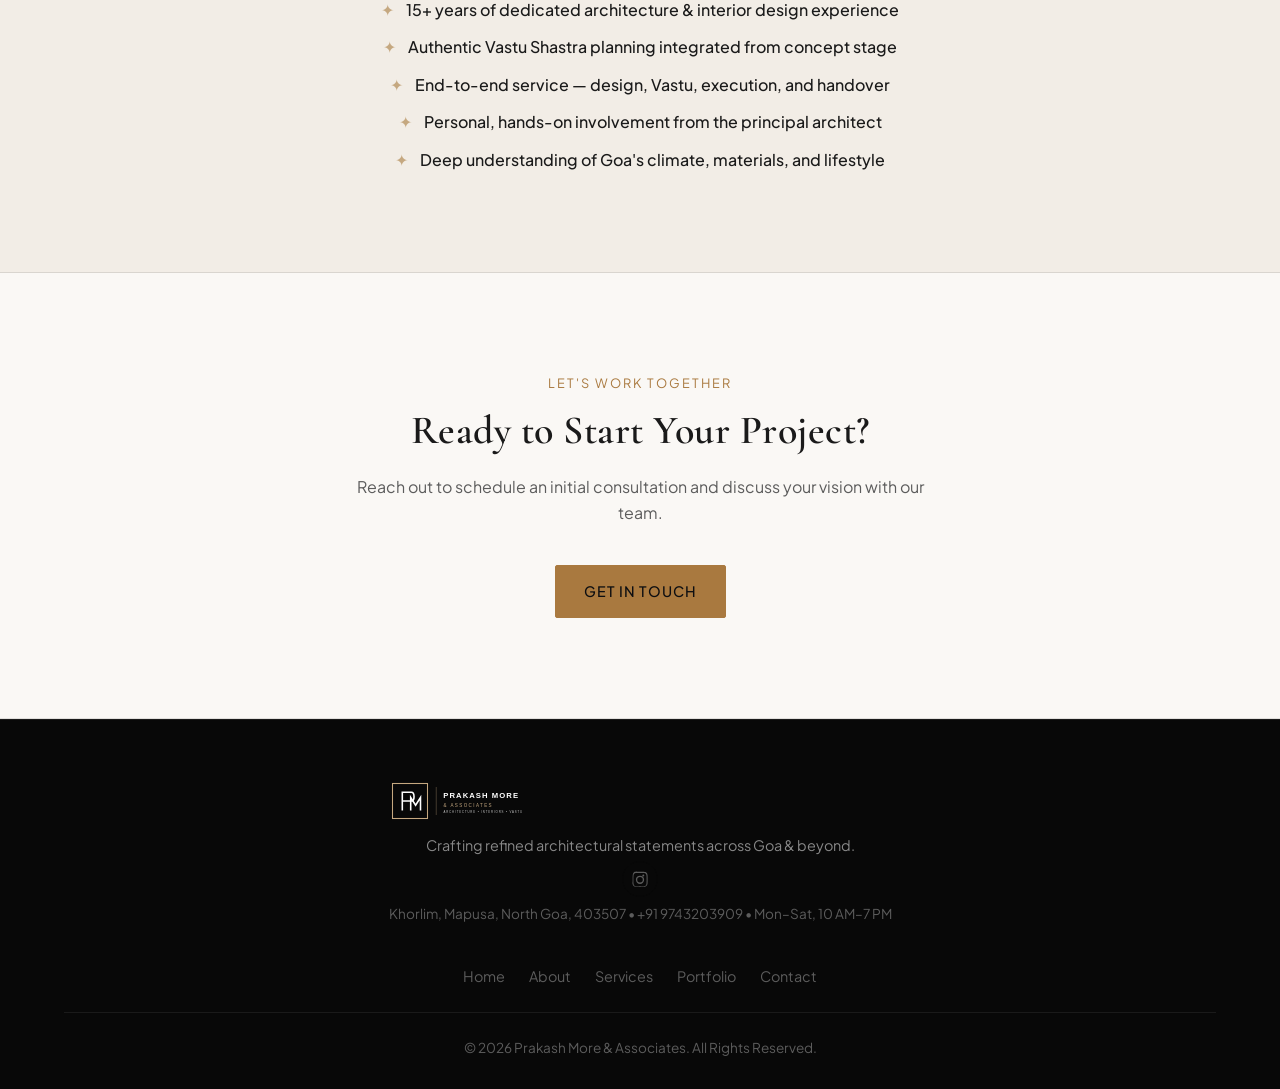
<file: about.html>
<!doctype html>
<html lang="en">
  <head>
    <meta charset="UTF-8" />
    <script>
      (function () {
        var t = localStorage.getItem("pma-theme");
        if (
          t === "light" ||
          (!t && window.matchMedia("(prefers-color-scheme: light)").matches)
        ) {
          document.documentElement.setAttribute("data-theme", "light");
        }
      })();
    </script>
    <meta name="viewport" content="width=device-width, initial-scale=1.0" />
    <title>
      About Us | Prakash More & Associates | Architecture & Interior Studio, Goa
    </title>
    <meta
      name="description"
      content="Meet Prakash More & Associates — a 15+ year architecture and interior design studio in Mapusa, North Goa. Learn our story, design philosophy, and approach to Vastu-harmonized spaces."
    />
    <link
      rel="canonical"
      href="https://www.prakashmoreassociates.com/about.html"
    />
    <meta name="robots" content="index, follow" />
    <meta name="theme-color" content="#0f1115" />

    <meta property="og:type" content="website" />
    <meta property="og:site_name" content="Prakash More & Associates" />
    <meta property="og:title" content="About Us | Prakash More & Associates" />
    <meta
      property="og:description"
      content="15+ years crafting Vastu-harmonized architecture and interiors across Goa. Meet the studio and our design philosophy."
    />
    <meta
      property="og:url"
      content="https://www.prakashmoreassociates.com/about.html"
    />
    <meta
      property="og:image"
      content="https://www.prakashmoreassociates.com/images/og/social-share.jpg"
    />
    <meta property="og:image:width" content="1200" />
    <meta property="og:image:height" content="630" />
    <meta property="og:locale" content="en_IN" />
    <meta name="twitter:card" content="summary_large_image" />
    <meta name="twitter:title" content="About Us | Prakash More & Associates" />
    <meta
      name="twitter:description"
      content="15+ years crafting Vastu-harmonized architecture and interiors across Goa."
    />
    <meta
      name="twitter:image"
      content="https://www.prakashmoreassociates.com/images/og/social-share.jpg"
    />

    <link rel="icon" href="images/branding/favicon.ico" sizes="any" />
    <link rel="icon" type="image/svg+xml" href="images/branding/favicon.svg" />
    <link rel="apple-touch-icon" href="images/branding/apple-touch-icon.png" />
    <link rel="manifest" href="site.webmanifest" />

    <link rel="preconnect" href="https://fonts.googleapis.com" />
    <link rel="preconnect" href="https://fonts.gstatic.com" crossorigin />
    <link
      href="https://fonts.googleapis.com/css2?family=Cormorant+Garamond:wght@400;500;600;700&family=Plus+Jakarta+Sans:wght@300;400;500;600&display=swap"
      rel="stylesheet"
    />
    <link rel="stylesheet" href="style.css" />

    <script type="application/ld+json">
      {
        "@context": "https://schema.org",
        "@type": "BreadcrumbList",
        "itemListElement": [
          {
            "@type": "ListItem",
            "position": 1,
            "name": "Home",
            "item": "https://www.prakashmoreassociates.com/"
          },
          {
            "@type": "ListItem",
            "position": 2,
            "name": "About",
            "item": "https://www.prakashmoreassociates.com/about.html"
          }
        ]
      }
    </script>
    <script type="application/ld+json">
      {
        "@context": "https://schema.org",
        "@type": "Person",
        "name": "Prakash More",
        "jobTitle": "Principal Architect",
        "worksFor": {
          "@type": "ProfessionalService",
          "name": "Prakash More & Associates"
        },
        "image": "https://www.prakashmoreassociates.com/images/team/principal-prakash-more.jpg"
      }
    </script>
  </head>
  <body>
    <div class="scroll-progress" id="scrollProgress"></div>
    <div class="page-loader" id="pageLoader">
      <img
        src="images/branding/favicon.svg"
        alt=""
        class="loader-icon"
        width="56"
        height="56"
      />
      <span class="loader-text">Prakash More & Associates</span>
    </div>
    <a href="#main-content" class="skip-link">Skip to main content</a>

    <header class="header">
      <div class="container nav-container">
        <a
          href="index.html"
          class="brand-logo"
          aria-label="Prakash More & Associates — Home"
        >
          <img
            src="images/branding/logo.svg"
            alt="Prakash More & Associates"
            class="logo-img"
            width="180"
            height="48"
          />
        </a>
        <nav class="nav-links" aria-label="Primary navigation">
          <a href="index.html" class="nav-link">Home</a>
          <a href="about.html" class="nav-link active">About</a>
          <a href="index.html#services" class="nav-link">Services</a>
          <a href="portfolio.html" class="nav-link">Portfolio</a>
          <a href="contact.html" class="nav-link nav-btn">Get in Touch</a>
        </nav>
        <a
          href="tel:+919743203909"
          class="header-call-btn"
          aria-label="Call Prakash More & Associates"
        >
          <svg viewBox="0 0 24 24" aria-hidden="true">
            <path
              d="M6.6 10.8c1.4 2.8 3.8 5.1 6.6 6.6l2.2-2.2c.3-.3.7-.4 1-.2 1.1.4 2.3.6 3.5.6.6 0 1 .4 1 1V20c0 .6-.4 1-1 1C10.9 21 3 13.1 3 3.5c0-.6.4-1 1-1h3.5c.6 0 1 .4 1 1 0 1.2.2 2.4.6 3.5.1.3 0 .7-.2 1L6.6 10.8z"
            />
          </svg>
          <span class="header-call-text">+91 97432 03909</span>
        </a>
        <button
          class="theme-toggle"
          id="themeToggle"
          aria-label="Toggle light / dark mode"
        >
          <svg class="icon-sun" viewBox="0 0 24 24" aria-hidden="true">
            <path
              d="M12 17a5 5 0 1 0 0-10 5 5 0 0 0 0 10zm0-15a1 1 0 0 1 1 1v1a1 1 0 1 1-2 0V3a1 1 0 0 1 1-1zm0 18a1 1 0 0 1 1 1v1a1 1 0 1 1-2 0v-1a1 1 0 0 1 1-1zM4.22 4.22a1 1 0 0 1 1.42 0l.7.7a1 1 0 1 1-1.42 1.42l-.7-.7a1 1 0 0 1 0-1.42zm13.44 13.44a1 1 0 0 1 1.42 0l.7.7a1 1 0 0 1-1.42 1.42l-.7-.7a1 1 0 0 1 0-1.42zM1 12a1 1 0 0 1 1-1h1a1 1 0 1 1 0 2H2a1 1 0 0 1-1-1zm18 0a1 1 0 0 1 1-1h1a1 1 0 1 1 0 2h-1a1 1 0 0 1-1-1zM4.22 19.78a1 1 0 0 1 0-1.42l.7-.7a1 1 0 1 1 1.42 1.42l-.7.7a1 1 0 0 1-1.42 0zM17.66 6.34a1 1 0 0 1 0-1.42l.7-.7a1 1 0 1 1 1.42 1.42l-.7.7a1 1 0 0 1-1.42 0z"
            />
          </svg>
          <svg class="icon-moon" viewBox="0 0 24 24" aria-hidden="true">
            <path d="M21 12.79A9 9 0 1 1 11.21 3a7 7 0 0 0 9.79 9.79z" />
          </svg>
        </button>
        <button
          class="mobile-menu-toggle"
          id="menuToggle"
          aria-label="Toggle navigation menu"
          aria-expanded="false"
        >
          <span class="bar"></span>
          <span class="bar"></span>
          <span class="bar"></span>
        </button>
      </div>
    </header>

    <main id="main-content">
      <!-- Page Banner -->
      <section
        class="page-banner"
        style="background-image: url(&quot;images/hero/about-hero.jpg&quot;)"
      >
        <div class="page-banner-overlay"></div>
        <div class="container page-banner-content">
          <p class="breadcrumb">
            <a href="index.html">Home</a> / <span class="current">About</span>
          </p>
          <h1 class="page-banner-title">About Our Studio</h1>
        </div>
      </section>

      <!-- Studio Story -->
      <section class="about-section">
        <div class="container about-container">
          <div class="about-image-wrapper reveal">
            <img
              src="images/team/principal-prakash-more.jpg"
              alt="Prakash More, Principal Architect at Prakash More & Associates"
              class="about-img"
              width="600"
              height="700"
              loading="lazy"
            />
            <div class="about-experience-badge">
              <span class="badge-number">15+</span>
              <span class="badge-text">Years of Excellence</span>
            </div>
          </div>

          <div class="about-content reveal reveal-delay-1">
            <span class="section-subtitle">OUR STORY</span>
            <h2 class="about-heading">
              A Studio Built on Precision, Patience, and Purpose
            </h2>
            <p class="about-text">
              Prakash More & Associates was founded with a simple belief:
              architecture should serve the people who live in it. For over 15
              years, our studio has designed and delivered homes, villas, and
              commercial interiors across Goa — each one shaped by close
              collaboration with our clients, careful attention to local
              context, and a deep respect for Vastu principles.
            </p>
            <p class="about-text">
              What began as a small architectural practice in Mapusa has grown
              into a full-service design studio, handling everything from
              initial concept sketches and Vastu-aligned floor plans to final
              interior styling and handover — without ever losing the personal,
              hands-on approach we started with.
            </p>
            <p class="about-text">
              Every project we take on is treated as a long-term relationship,
              not a transaction. We believe the best spaces come from genuinely
              understanding how our clients want to live and work.
            </p>
          </div>
        </div>
      </section>
      <!-- What We Bring to Every Project -->
      <section class="section" style="background: var(--bg-secondary)">
        <div class="container">
          <div class="section-header reveal">
            <span class="section-subtitle">ABOUT THE STUDIO</span>
            <h2 class="section-title">
              Designing Beautiful Spaces With Purpose & Precision
            </h2>
          </div>
          <p
            style="
              max-width: 800px;
              margin: 0 auto 40px auto;
              text-align: center;
              color: var(--text-secondary);
              line-height: 1.7;
            "
          >
            At Prakash More & Associates, we specialize in creating elegant,
            functional, and Vastu-harmonized interior and architectural spaces.
            With 15+ years of expertise and a commitment to quality, we design
            homes and commercial environments that reflect your lifestyle and
            values. Our team focuses on thoughtful planning, authentic Vastu
            principles, and precise execution to bring your vision to life.
          </p>
          <div class="grid grid-2" style="max-width: 800px; margin: 0 auto">
            <div class="about-highlights">
              <div class="highlight-item reveal">
                <span class="highlight-icon">✦</span>
                <span>Vastu-Aligned Design Concepts</span>
              </div>
              <div class="highlight-item reveal reveal-delay-2">
                <span class="highlight-icon">✦</span>
                <span>Custom Material & Finish Planning</span>
              </div>
              <div class="highlight-item reveal reveal-delay-3">
                <span class="highlight-icon">✦</span>
                <span>Contemporary & Coastal Architectural Styles</span>
              </div>
              <div class="highlight-item reveal reveal-delay-4">
                <span class="highlight-icon">✦</span>
                <span>Site Planning & Space Optimization</span>
              </div>
            </div>
            <div class="about-highlights">
              <div class="highlight-item reveal">
                <span class="highlight-icon">✦</span>
                <span>Full Interior Execution</span>
              </div>
              <div class="highlight-item reveal reveal-delay-2">
                <span class="highlight-icon">✦</span>
                <span>Lighting & Ambiance Design</span>
              </div>
              <div class="highlight-item reveal reveal-delay-3">
                <span class="highlight-icon">✦</span>
                <span>Electrical & Layout Planning</span>
              </div>
              <div class="highlight-item reveal reveal-delay-4">
                <span class="highlight-icon">✦</span>
                <span>Complete Residential & Commercial Projects</span>
              </div>
            </div>
          </div>
        </div>
      </section>
      <!-- Principal Bio -->
      <section class="section" style="background: var(--bg-secondary)">
        <div class="container grid grid-2">
          <div>
            <span class="section-tag">Principal Architect</span>
            <h2 class="section-heading">Prakash More</h2>
            <p>
              Prakash More leads the studio's architectural and Vastu planning
              work, bringing 15+ years of hands-on experience designing
              residential and commercial spaces across North Goa. His approach
              blends contemporary architectural thinking with authentic Vastu
              Shastra principles, ensuring every space is both functionally
              sound and energetically balanced.
            </p>
            <p>
              Prakash personally oversees every project from the first
              consultation through to final handover, working closely with a
              trusted network of contractors, craftsmen, and interior
              specialists to ensure design intent is preserved through
              execution.
            </p>
          </div>
          <div class="philosophy-points">
            <div class="phil-item reveal">
              <h4>Hands-On Involvement</h4>
              <p>
                Directly involved in every project, from first sketch to final
                handover.
              </p>
            </div>
            <div class="phil-item reveal reveal-delay-2">
              <h4>Vastu Expertise</h4>
              <p>
                Deep, authentic knowledge of Vastu Shastra applied to modern
                architecture.
              </p>
            </div>
            <div class="phil-item reveal reveal-delay-3">
              <h4>Local Context</h4>
              <p>
                15+ years of experience designing specifically for Goa's climate
                and lifestyle.
              </p>
            </div>
          </div>
        </div>
      </section>

      <!-- Full Design Philosophy -->
      <section class="section philosophy-section">
        <div class="container">
          <div class="section-header reveal">
            <span class="section-subtitle">DESIGN PHILOSOPHY</span>
            <h2 class="section-title">How We Think About Design</h2>
          </div>
          <div class="grid grid-3">
            <div class="phil-item reveal reveal-delay-4">
              <h4>Contextual Integration</h4>
              <p>
                Every design begins with the site itself — climate, natural
                light, and surrounding landscape shape our architectural
                decisions from day one.
              </p>
            </div>
            <div class="phil-item reveal">
              <h4>Material Authenticity</h4>
              <p>
                We favor high-grade natural stone, warm woods, and sustainable
                finishes that age gracefully rather than trend-driven materials
                that date quickly.
              </p>
            </div>
            <div class="phil-item reveal reveal-delay-2">
              <h4>Uncompromising Precision</h4>
              <p>
                Rigorous attention to joinery, lighting geometry, and spatial
                proportions — the details that separate a good space from a
                great one.
              </p>
            </div>
            <div class="phil-item reveal reveal-delay-3">
              <h4>Vastu Harmony</h4>
              <p>
                Authentic Vastu Shastra principles are woven into planning from
                the earliest stage, not applied as an afterthought.
              </p>
            </div>
            <div class="phil-item reveal reveal-delay-4">
              <h4>Functional Luxury</h4>
              <p>
                Beautiful spaces should also work hard — every layout is tested
                against how our clients actually live day to day.
              </p>
            </div>
            <div class="phil-item reveal">
              <h4>Honest Communication</h4>
              <p>
                Clear timelines, transparent costs, and regular updates
                throughout design and execution — no surprises.
              </p>
            </div>
          </div>
        </div>
      </section>

      <!-- Why Choose Us -->
      <section class="section" style="background: var(--bg-secondary)">
        <div class="container">
          <div class="section-header reveal">
            <span class="section-subtitle">WHY CHOOSE US</span>
            <h2 class="section-title">What Sets Our Studio Apart</h2>
          </div>
          <div
            class="about-highlights"
            style="align-items: center; max-width: 700px; margin: 0 auto"
          >
            <div class="highlight-item reveal">
              <span class="highlight-icon">✦</span>
              <span
                >15+ years of dedicated architecture & interior design
                experience</span
              >
            </div>
            <div class="highlight-item reveal reveal-delay-2">
              <span class="highlight-icon">✦</span>
              <span
                >Authentic Vastu Shastra planning integrated from concept
                stage</span
              >
            </div>
            <div class="highlight-item reveal reveal-delay-3">
              <span class="highlight-icon">✦</span>
              <span
                >End-to-end service — design, Vastu, execution, and
                handover</span
              >
            </div>
            <div class="highlight-item reveal reveal-delay-4">
              <span class="highlight-icon">✦</span>
              <span
                >Personal, hands-on involvement from the principal
                architect</span
              >
            </div>
            <div class="highlight-item reveal">
              <span class="highlight-icon">✦</span>
              <span
                >Deep understanding of Goa's climate, materials, and
                lifestyle</span
              >
            </div>
          </div>
        </div>
      </section>

      <!-- Contact CTA -->
      <section class="section contact-cta-section">
        <div class="container text-center reveal">
          <span class="section-tag">Let's Work Together</span>
          <h2 class="section-heading">Ready to Start Your Project?</h2>
          <p class="section-subtext">
            Reach out to schedule an initial consultation and discuss your
            vision with our team.
          </p>
          <a href="contact.html" class="btn btn-primary">Get in Touch</a>
        </div>
      </section>
    </main>

    <footer class="footer">
      <div class="container footer-container">
        <div class="footer-brand">
          <a href="index.html" class="footer-logo">
            <img
              src="images/branding/logo.svg"
              alt="Prakash More & Associates Logo"
              class="footer-logo-img"
              width="160"
              height="42"
              loading="lazy"
            />
          </a>
          <p class="footer-tagline">
            Crafting refined architectural statements across Goa & beyond.
          </p>
          <div class="footer-social">
            <a
              href="https://www.instagram.com/prakashmoreassociates?igsi=aHFhNWxiNDhjZWRy"
              target="_blank"
              rel="noopener noreferrer"
              aria-label="Prakash More & Associates on Instagram"
              class="social-icon"
            >
              <svg viewBox="0 0 24 24" aria-hidden="true">
                <path
                  d="M12 2.2c3.2 0 3.6 0 4.9.1 1.2.1 2 .2 2.4.5.6.2 1 .5 1.4.9.4.4.7.8.9 1.4.2.4.4 1.2.5 2.4.1 1.3.1 1.7.1 4.9s0 3.6-.1 4.9c-.1 1.2-.2 2-.5 2.4-.2.6-.5 1-.9 1.4-.4.4-.8.7-1.4.9-.4.2-1.2.4-2.4.5-1.3.1-1.7.1-4.9.1s-3.6 0-4.9-.1c-1.2-.1-2-.2-2.4-.5-.6-.2-1-.5-1.4-.9-.4-.4-.7-.8-.9-1.4-.2-.4-.4-1.2-.5-2.4C2.2 15.6 2.2 15.2 2.2 12s0-3.6.1-4.9c.1-1.2.2-2 .5-2.4.2-.6.5-1 .9-1.4.4-.4.8-.7 1.4-.9.4-.2 1.2-.4 2.4-.5C8.4 2.2 8.8 2.2 12 2.2zm0 1.8c-3.1 0-3.5 0-4.7.1-1 .1-1.6.2-1.9.3-.5.2-.8.4-1.1.7-.3.3-.5.6-.7 1.1-.1.3-.3.9-.3 1.9-.1 1.2-.1 1.6-.1 4.7s0 3.5.1 4.7c.1 1 .2 1.6.3 1.9.2.5.4.8.7 1.1.3.3.6.5 1.1.7.3.1.9.3 1.9.3 1.2.1 1.6.1 4.7.1s3.5 0 4.7-.1c1-.1 1.6-.2 1.9-.3.5-.2.8-.4 1.1-.7.3-.3.5-.6.7-1.1.1-.3.3-.9.3-1.9.1-1.2.1-1.6.1-4.7s0-3.5-.1-4.7c-.1-1-.2-1.6-.3-1.9-.2-.5-.4-.8-.7-1.1-.3-.3-.6-.5-1.1-.7-.3-.1-.9-.3-1.9-.3-1.2-.1-1.6-.1-4.7-.1zm0 3.5a5.5 5.5 0 1 1 0 11 5.5 5.5 0 0 1 0-11zm0 1.8a3.7 3.7 0 1 0 0 7.4 3.7 3.7 0 0 0 0-7.4zm5.7-2a1.3 1.3 0 1 1-2.6 0 1.3 1.3 0 0 1 2.6 0z"
                />
              </svg>
            </a>
          </div>
          <p class="footer-contact-line">
            Khorlim, Mapusa, North Goa, 403507 &bull; +91 9743203909 &bull;
            Mon&ndash;Sat, 10 AM&ndash;7 PM
          </p>
        </div>
        <nav class="footer-links" aria-label="Footer navigation">
          <a href="index.html">Home</a>
          <a href="about.html">About</a>
          <a href="index.html#services">Services</a>
          <a href="portfolio.html">Portfolio</a>
          <a href="contact.html">Contact</a>
        </nav>
        <div class="footer-bottom">
          <p>&copy; 2026 Prakash More & Associates. All Rights Reserved.</p>
        </div>
      </div>
    </footer>

    <a
      href="https://wa.me/919743203909"
      class="whatsapp-float"
      target="_blank"
      rel="noopener noreferrer"
      aria-label="Chat on WhatsApp"
    >
      <svg viewBox="0 0 24 24" class="whatsapp-icon" aria-hidden="true">
        <path
          d="M12.001 2.002c-5.514 0-9.999 4.485-9.999 9.999 0 1.762.464 3.484 1.345 4.999l-1.44 5.25 5.372-1.41c1.457.795 3.104 1.213 4.72 1.213 5.514 0 9.999-4.485 9.999-9.999 0-2.669-1.04-5.176-2.929-7.062-1.888-1.889-4.394-2.99-7.068-2.99zm0 18.187c-1.462 0-2.9-.393-4.152-1.136l-.297-.176-3.086.81.826-3.006-.194-.309a8.169 8.169 0 0 1-1.256-4.372c0-4.523 3.68-8.203 8.203-8.203 2.192 0 4.251.854 5.799 2.404a8.146 8.146 0 0 1 2.404 5.803c-.003 4.522-3.683 8.185-8.247 8.185z"
        />
        <path
          d="M17.472 14.382c-.297-.149-1.758-.867-2.03-.967-.273-.099-.471-.148-.67.15-.197.297-.767.966-.94 1.164-.173.199-.347.223-.644.075-.297-.15-1.255-.463-2.39-1.475-.883-.788-1.48-1.761-1.653-2.059-.173-.297-.018-.458.13-.606.134-.133.298-.347.446-.52.149-.174.198-.298.298-.497.099-.198.05-.371-.025-.52-.075-.149-.669-1.612-.916-2.207-.242-.579-.487-.5-.669-.51-.173-.008-.371-.01-.57-.01-.198 0-.52.074-.792.372-.272.297-1.04 1.016-1.04 2.479 0 1.462 1.065 2.875 1.213 3.074.149.198 2.096 3.2 5.077 4.487.709.306 1.262.489 1.694.625.712.227 1.36.195 1.871.118.571-.085 1.758-.719 2.006-1.413.248-.694.248-1.289.173-1.413-.074-.124-.272-.198-.57-.347z"
        />
      </svg>
    </a>

    <button class="scroll-top-btn" id="scrollTopBtn" aria-label="Scroll to top">
      <svg viewBox="0 0 24 24" class="arrow-up-icon" aria-hidden="true">
        <path d="M12 4l-8 8h5v8h6v-8h5z" />
      </svg>
    </button>

    <script src="script.js" defer></script>
  </body>
</html>
</file>
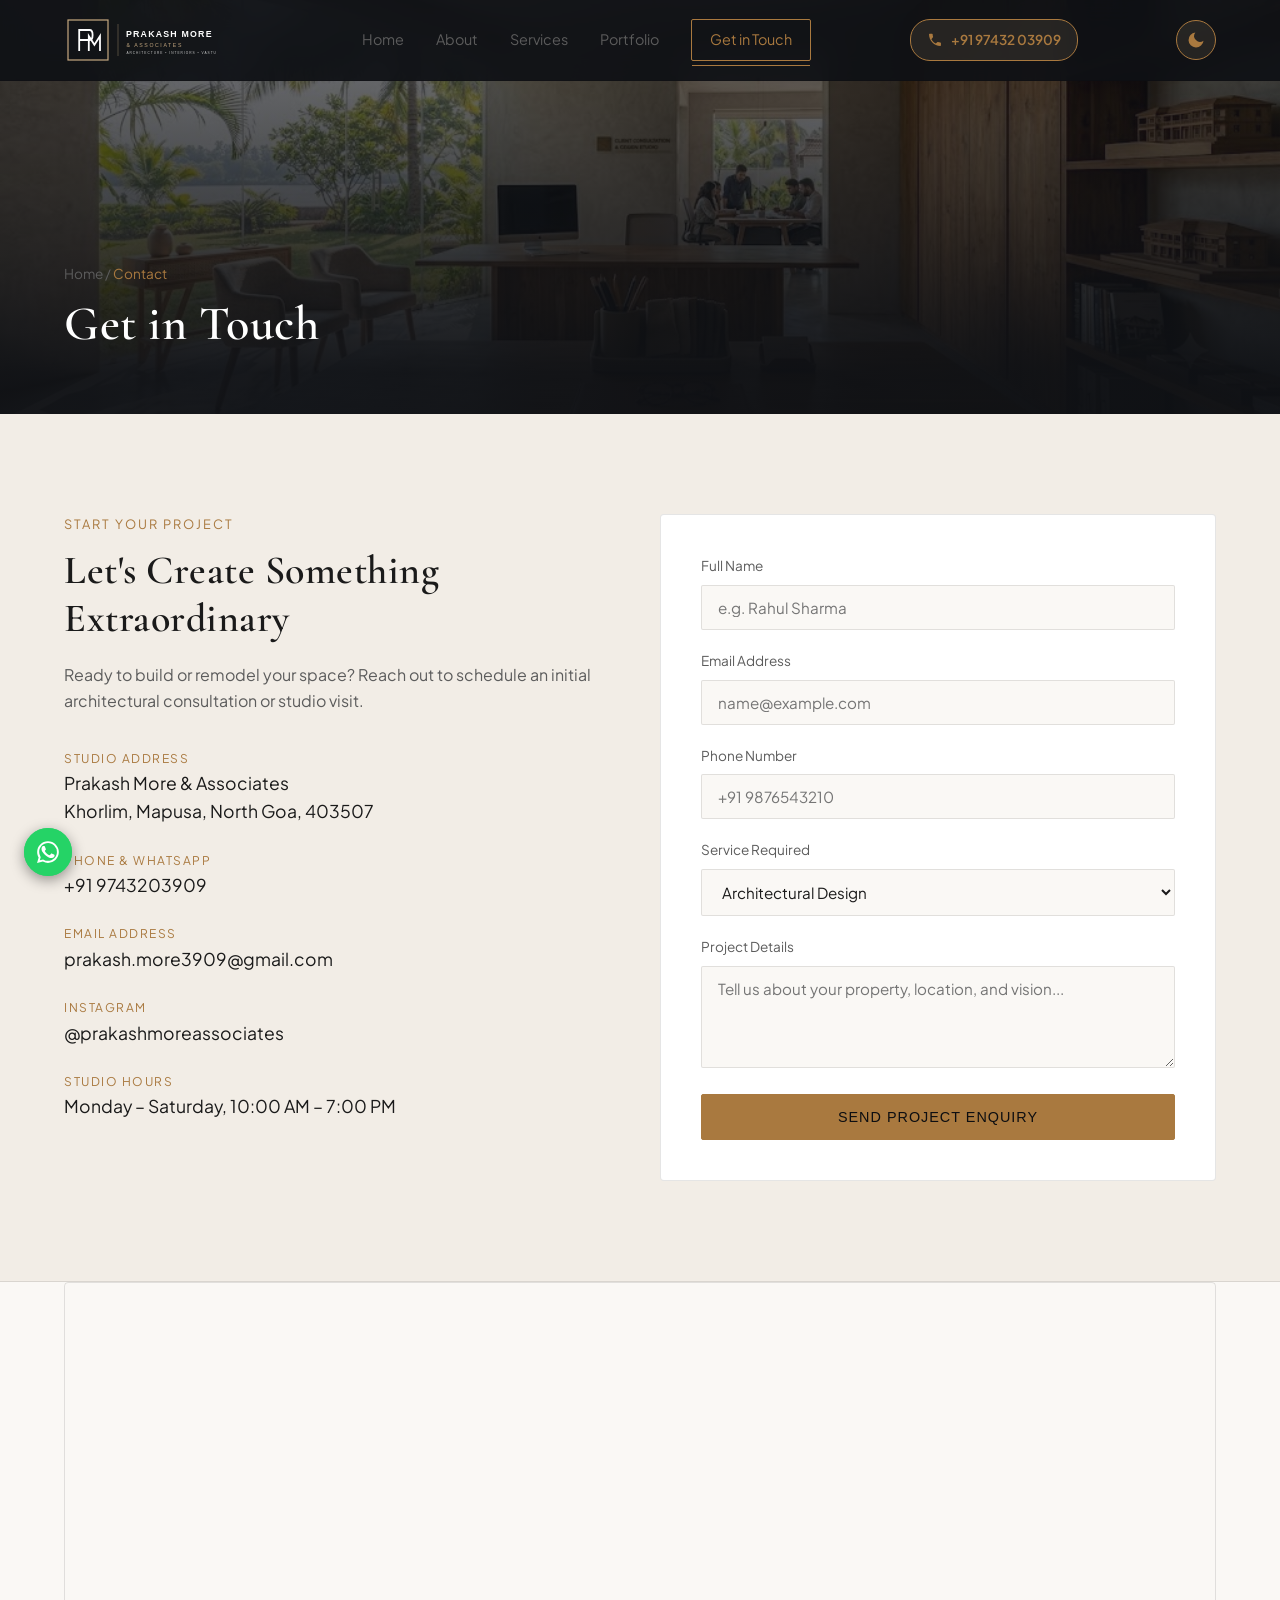
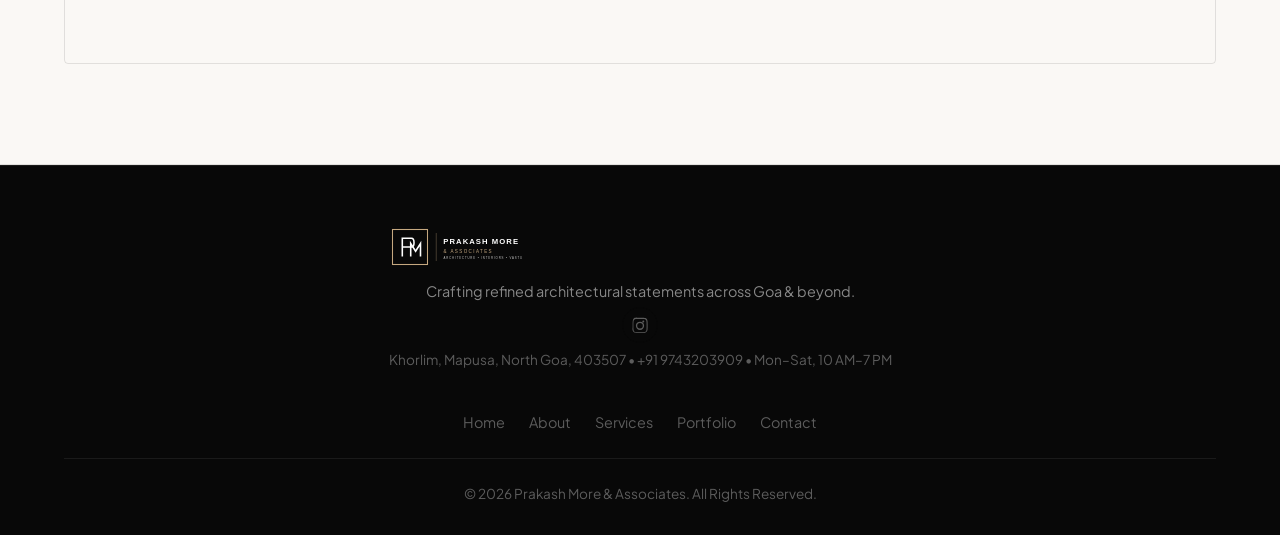
<file: contact.html>
<!doctype html>
<html lang="en">
  <head>
    <meta charset="UTF-8" />
    <script>
      (function () {
        var t = localStorage.getItem("pma-theme");
        if (
          t === "light" ||
          (!t && window.matchMedia("(prefers-color-scheme: light)").matches)
        ) {
          document.documentElement.setAttribute("data-theme", "light");
        }
      })();
    </script>
    <meta name="viewport" content="width=device-width, initial-scale=1.0" />
    <title>Contact Us | Prakash More & Associates | Mapusa, North Goa</title>
    <meta
      name="description"
      content="Get in touch with Prakash More & Associates for architecture, interior design, and Vastu consultations in Mapusa, North Goa. Call, WhatsApp, or send an enquiry."
    />
    <link
      rel="canonical"
      href="https://www.prakashmoreassociates.com/contact.html"
    />
    <meta name="robots" content="index, follow" />
    <meta name="theme-color" content="#0f1115" />

    <meta property="og:type" content="website" />
    <meta property="og:site_name" content="Prakash More & Associates" />
    <meta
      property="og:title"
      content="Contact Us | Prakash More & Associates"
    />
    <meta
      property="og:description"
      content="Reach out for architecture, interior design, and Vastu consultations in Mapusa, North Goa."
    />
    <meta
      property="og:url"
      content="https://www.prakashmoreassociates.com/contact.html"
    />
    <meta
      property="og:image"
      content="https://www.prakashmoreassociates.com/images/og/social-share.jpg"
    />
    <meta property="og:image:width" content="1200" />
    <meta property="og:image:height" content="630" />
    <meta property="og:locale" content="en_IN" />
    <meta name="twitter:card" content="summary_large_image" />
    <meta
      name="twitter:title"
      content="Contact Us | Prakash More & Associates"
    />
    <meta
      name="twitter:description"
      content="Reach out for architecture, interior design, and Vastu consultations in Mapusa, North Goa."
    />
    <meta
      name="twitter:image"
      content="https://www.prakashmoreassociates.com/images/og/social-share.jpg"
    />

    <link rel="icon" href="images/branding/favicon.ico" sizes="any" />
    <link rel="icon" type="image/svg+xml" href="images/branding/favicon.svg" />
    <link rel="apple-touch-icon" href="images/branding/apple-touch-icon.png" />
    <link rel="manifest" href="site.webmanifest" />

    <link rel="preconnect" href="https://fonts.googleapis.com" />
    <link rel="preconnect" href="https://fonts.gstatic.com" crossorigin />
    <link
      href="https://fonts.googleapis.com/css2?family=Cormorant+Garamond:wght@400;500;600;700&family=Plus+Jakarta+Sans:wght@300;400;500;600&display=swap"
      rel="stylesheet"
    />
    <link rel="stylesheet" href="style.css" />

    <script type="application/ld+json">
      {
        "@context": "https://schema.org",
        "@type": "BreadcrumbList",
        "itemListElement": [
          {
            "@type": "ListItem",
            "position": 1,
            "name": "Home",
            "item": "https://www.prakashmoreassociates.com/"
          },
          {
            "@type": "ListItem",
            "position": 2,
            "name": "Contact",
            "item": "https://www.prakashmoreassociates.com/contact.html"
          }
        ]
      }
    </script>
  </head>
  <body>
    <div class="scroll-progress" id="scrollProgress"></div>
    <div class="page-loader" id="pageLoader">
      <img
        src="images/branding/favicon.svg"
        alt=""
        class="loader-icon"
        width="56"
        height="56"
      />
      <span class="loader-text">Prakash More & Associates</span>
    </div>
    <a href="#main-content" class="skip-link">Skip to main content</a>

    <header class="header">
      <div class="container nav-container">
        <a
          href="index.html"
          class="brand-logo"
          aria-label="Prakash More & Associates — Home"
        >
          <img
            src="images/branding/logo.svg"
            alt="Prakash More & Associates"
            class="logo-img"
            width="180"
            height="48"
          />
        </a>
        <nav class="nav-links" aria-label="Primary navigation">
          <a href="index.html" class="nav-link">Home</a>
          <a href="about.html" class="nav-link">About</a>
          <a href="index.html#services" class="nav-link">Services</a>
          <a href="portfolio.html" class="nav-link">Portfolio</a>
          <a href="contact.html" class="nav-link nav-btn active"
            >Get in Touch</a
          >
        </nav>
        <a
          href="tel:+919743203909"
          class="header-call-btn"
          aria-label="Call Prakash More & Associates"
        >
          <svg viewBox="0 0 24 24" aria-hidden="true">
            <path
              d="M6.6 10.8c1.4 2.8 3.8 5.1 6.6 6.6l2.2-2.2c.3-.3.7-.4 1-.2 1.1.4 2.3.6 3.5.6.6 0 1 .4 1 1V20c0 .6-.4 1-1 1C10.9 21 3 13.1 3 3.5c0-.6.4-1 1-1h3.5c.6 0 1 .4 1 1 0 1.2.2 2.4.6 3.5.1.3 0 .7-.2 1L6.6 10.8z"
            />
          </svg>
          <span class="header-call-text">+91 97432 03909</span>
        </a>
        <button
          class="theme-toggle"
          id="themeToggle"
          aria-label="Toggle light / dark mode"
        >
          <svg class="icon-sun" viewBox="0 0 24 24" aria-hidden="true">
            <path
              d="M12 17a5 5 0 1 0 0-10 5 5 0 0 0 0 10zm0-15a1 1 0 0 1 1 1v1a1 1 0 1 1-2 0V3a1 1 0 0 1 1-1zm0 18a1 1 0 0 1 1 1v1a1 1 0 1 1-2 0v-1a1 1 0 0 1 1-1zM4.22 4.22a1 1 0 0 1 1.42 0l.7.7a1 1 0 1 1-1.42 1.42l-.7-.7a1 1 0 0 1 0-1.42zm13.44 13.44a1 1 0 0 1 1.42 0l.7.7a1 1 0 0 1-1.42 1.42l-.7-.7a1 1 0 0 1 0-1.42zM1 12a1 1 0 0 1 1-1h1a1 1 0 1 1 0 2H2a1 1 0 0 1-1-1zm18 0a1 1 0 0 1 1-1h1a1 1 0 1 1 0 2h-1a1 1 0 0 1-1-1zM4.22 19.78a1 1 0 0 1 0-1.42l.7-.7a1 1 0 1 1 1.42 1.42l-.7.7a1 1 0 0 1-1.42 0zM17.66 6.34a1 1 0 0 1 0-1.42l.7-.7a1 1 0 1 1 1.42 1.42l-.7.7a1 1 0 0 1-1.42 0z"
            />
          </svg>
          <svg class="icon-moon" viewBox="0 0 24 24" aria-hidden="true">
            <path d="M21 12.79A9 9 0 1 1 11.21 3a7 7 0 0 0 9.79 9.79z" />
          </svg>
        </button>
        <button
          class="mobile-menu-toggle"
          id="menuToggle"
          aria-label="Toggle navigation menu"
          aria-expanded="false"
        >
          <span class="bar"></span>
          <span class="bar"></span>
          <span class="bar"></span>
        </button>
      </div>
    </header>

    <main id="main-content">
      <!-- Page Banner -->
      <section
        class="page-banner"
        style="background-image: url(&quot;images/hero/contact-hero.jpg&quot;)"
      >
        <div class="page-banner-overlay"></div>
        <div class="container page-banner-content">
          <p class="breadcrumb">
            <a href="index.html">Home</a> / <span class="current">Contact</span>
          </p>
          <h1 class="page-banner-title">Get in Touch</h1>
        </div>
      </section>

      <!-- Contact Details + Form -->
      <section class="section contact-section">
        <div class="container grid grid-2">
          <div class="contact-info-block reveal">
            <span class="section-tag">Start Your Project</span>
            <h2 class="section-heading">
              Let's Create Something Extraordinary
            </h2>
            <p>
              Ready to build or remodel your space? Reach out to schedule an
              initial architectural consultation or studio visit.
            </p>

            <div class="contact-details">
              <div class="c-item">
                <span class="c-label">Studio Address</span>
                <p>
                  Prakash More & Associates<br />Khorlim, Mapusa, North Goa,
                  403507
                </p>
              </div>
              <div class="c-item">
                <span class="c-label">Phone & WhatsApp</span>
                <p><a href="tel:+919743203909">+91 9743203909</a></p>
              </div>
              <div class="c-item">
                <span class="c-label">Email Address</span>
                <p>
                  <a href="mailto:prakash.more3909@gmail.com"
                    >prakash.more3909@gmail.com</a
                  >
                </p>
              </div>
              <div class="c-item">
                <span class="c-label">Instagram</span>
                <p>
                  <a
                    href="https://www.instagram.com/prakashmoreassociates?igsi=aHFhNWxiNDhjZWRy"
                    target="_blank"
                    rel="noopener noreferrer"
                    >@prakashmoreassociates</a
                  >
                </p>
              </div>
              <div class="c-item">
                <span class="c-label">Studio Hours</span>
                <p>Monday – Saturday, 10:00 AM – 7:00 PM</p>
              </div>
            </div>
          </div>

          <div class="contact-form-block reveal reveal-delay-1">
            <form
              class="contact-form"
              id="contactForm"
              name="contact"
              method="POST"
              data-netlify="true"
              netlify-honeypot="bot-field"
            >
              <input type="hidden" name="form-name" value="contact" />
              <p class="hidden-field" style="position: absolute; left: -9999px">
                <label
                  >Don't fill this out if you're human: <input name="bot-field"
                /></label>
              </p>

              <div class="form-group">
                <label for="name">Full Name</label>
                <input
                  type="text"
                  id="name"
                  name="name"
                  required
                  placeholder="e.g. Rahul Sharma"
                />
              </div>
              <div class="form-group">
                <label for="email">Email Address</label>
                <input
                  type="email"
                  id="email"
                  name="email"
                  required
                  placeholder="name@example.com"
                />
              </div>
              <div class="form-group">
                <label for="phone">Phone Number</label>
                <input
                  type="tel"
                  id="phone"
                  name="phone"
                  required
                  placeholder="+91 9876543210"
                />
              </div>
              <div class="form-group">
                <label for="service">Service Required</label>
                <select id="service" name="service">
                  <option value="architectural">Architectural Design</option>
                  <option value="interior">Interior Design</option>
                  <option value="turnkey">Turnkey Project</option>
                  <option value="consultation">Design Consultation</option>
                </select>
              </div>
              <div class="form-group">
                <label for="message">Project Details</label>
                <textarea
                  id="message"
                  name="message"
                  rows="4"
                  placeholder="Tell us about your property, location, and vision..."
                ></textarea>
              </div>
              <button type="submit" class="btn btn-primary btn-full">
                Send Project Enquiry
              </button>
              <div class="form-status" id="formStatus"></div>
            </form>
          </div>
        </div>
      </section>

      <!-- Map -->
      <section class="section" style="padding-top: 0">
        <div class="container">
          <div
            style="
              border: 1px solid var(--border-color);
              border-radius: 4px;
              overflow: hidden;
            "
          >
            <iframe
              title="Prakash More & Associates studio location — Khorlim, Mapusa, North Goa"
              src="https://www.google.com/maps?q=Khorlim,+Mapusa,+Goa+403507&output=embed"
              width="100%"
              height="380"
              style="border: 0; display: block"
              loading="lazy"
              referrerpolicy="no-referrer-when-downgrade"
            ></iframe>
          </div>
        </div>
      </section>
    </main>

    <footer class="footer">
      <div class="container footer-container">
        <div class="footer-brand">
          <a href="index.html" class="footer-logo">
            <img
              src="images/branding/logo.svg"
              alt="Prakash More & Associates Logo"
              class="footer-logo-img"
              width="160"
              height="42"
              loading="lazy"
            />
          </a>
          <p class="footer-tagline">
            Crafting refined architectural statements across Goa & beyond.
          </p>
          <div class="footer-social">
            <a
              href="https://www.instagram.com/prakashmoreassociates?igsi=aHFhNWxiNDhjZWRy"
              target="_blank"
              rel="noopener noreferrer"
              aria-label="Prakash More & Associates on Instagram"
              class="social-icon"
            >
              <svg viewBox="0 0 24 24" aria-hidden="true">
                <path
                  d="M12 2.2c3.2 0 3.6 0 4.9.1 1.2.1 2 .2 2.4.5.6.2 1 .5 1.4.9.4.4.7.8.9 1.4.2.4.4 1.2.5 2.4.1 1.3.1 1.7.1 4.9s0 3.6-.1 4.9c-.1 1.2-.2 2-.5 2.4-.2.6-.5 1-.9 1.4-.4.4-.8.7-1.4.9-.4.2-1.2.4-2.4.5-1.3.1-1.7.1-4.9.1s-3.6 0-4.9-.1c-1.2-.1-2-.2-2.4-.5-.6-.2-1-.5-1.4-.9-.4-.4-.7-.8-.9-1.4-.2-.4-.4-1.2-.5-2.4C2.2 15.6 2.2 15.2 2.2 12s0-3.6.1-4.9c.1-1.2.2-2 .5-2.4.2-.6.5-1 .9-1.4.4-.4.8-.7 1.4-.9.4-.2 1.2-.4 2.4-.5C8.4 2.2 8.8 2.2 12 2.2zm0 1.8c-3.1 0-3.5 0-4.7.1-1 .1-1.6.2-1.9.3-.5.2-.8.4-1.1.7-.3.3-.5.6-.7 1.1-.1.3-.3.9-.3 1.9-.1 1.2-.1 1.6-.1 4.7s0 3.5.1 4.7c.1 1 .2 1.6.3 1.9.2.5.4.8.7 1.1.3.3.6.5 1.1.7.3.1.9.3 1.9.3 1.2.1 1.6.1 4.7.1s3.5 0 4.7-.1c1-.1 1.6-.2 1.9-.3.5-.2.8-.4 1.1-.7.3-.3.5-.6.7-1.1.1-.3.3-.9.3-1.9.1-1.2.1-1.6.1-4.7s0-3.5-.1-4.7c-.1-1-.2-1.6-.3-1.9-.2-.5-.4-.8-.7-1.1-.3-.3-.6-.5-1.1-.7-.3-.1-.9-.3-1.9-.3-1.2-.1-1.6-.1-4.7-.1zm0 3.5a5.5 5.5 0 1 1 0 11 5.5 5.5 0 0 1 0-11zm0 1.8a3.7 3.7 0 1 0 0 7.4 3.7 3.7 0 0 0 0-7.4zm5.7-2a1.3 1.3 0 1 1-2.6 0 1.3 1.3 0 0 1 2.6 0z"
                />
              </svg>
            </a>
          </div>
          <p class="footer-contact-line">
            Khorlim, Mapusa, North Goa, 403507 &bull; +91 9743203909 &bull;
            Mon&ndash;Sat, 10 AM&ndash;7 PM
          </p>
        </div>
        <nav class="footer-links" aria-label="Footer navigation">
          <a href="index.html">Home</a>
          <a href="about.html">About</a>
          <a href="index.html#services">Services</a>
          <a href="portfolio.html">Portfolio</a>
          <a href="contact.html">Contact</a>
        </nav>
        <div class="footer-bottom">
          <p>&copy; 2026 Prakash More & Associates. All Rights Reserved.</p>
        </div>
      </div>
    </footer>

    <a
      href="https://wa.me/919743203909"
      class="whatsapp-float"
      target="_blank"
      rel="noopener noreferrer"
      aria-label="Chat on WhatsApp"
    >
      <svg viewBox="0 0 24 24" class="whatsapp-icon" aria-hidden="true">
        <path
          d="M12.001 2.002c-5.514 0-9.999 4.485-9.999 9.999 0 1.762.464 3.484 1.345 4.999l-1.44 5.25 5.372-1.41c1.457.795 3.104 1.213 4.72 1.213 5.514 0 9.999-4.485 9.999-9.999 0-2.669-1.04-5.176-2.929-7.062-1.888-1.889-4.394-2.99-7.068-2.99zm0 18.187c-1.462 0-2.9-.393-4.152-1.136l-.297-.176-3.086.81.826-3.006-.194-.309a8.169 8.169 0 0 1-1.256-4.372c0-4.523 3.68-8.203 8.203-8.203 2.192 0 4.251.854 5.799 2.404a8.146 8.146 0 0 1 2.404 5.803c-.003 4.522-3.683 8.185-8.247 8.185z"
        />
        <path
          d="M17.472 14.382c-.297-.149-1.758-.867-2.03-.967-.273-.099-.471-.148-.67.15-.197.297-.767.966-.94 1.164-.173.199-.347.223-.644.075-.297-.15-1.255-.463-2.39-1.475-.883-.788-1.48-1.761-1.653-2.059-.173-.297-.018-.458.13-.606.134-.133.298-.347.446-.52.149-.174.198-.298.298-.497.099-.198.05-.371-.025-.52-.075-.149-.669-1.612-.916-2.207-.242-.579-.487-.5-.669-.51-.173-.008-.371-.01-.57-.01-.198 0-.52.074-.792.372-.272.297-1.04 1.016-1.04 2.479 0 1.462 1.065 2.875 1.213 3.074.149.198 2.096 3.2 5.077 4.487.709.306 1.262.489 1.694.625.712.227 1.36.195 1.871.118.571-.085 1.758-.719 2.006-1.413.248-.694.248-1.289.173-1.413-.074-.124-.272-.198-.57-.347z"
        />
      </svg>
    </a>

    <button class="scroll-top-btn" id="scrollTopBtn" aria-label="Scroll to top">
      <svg viewBox="0 0 24 24" class="arrow-up-icon" aria-hidden="true">
        <path d="M12 4l-8 8h5v8h6v-8h5z" />
      </svg>
    </button>

    <script src="script.js" defer></script>
  </body>
</html>
</file>
<file: style.css>
/* CSS Custom Variables for Luxury Design Token */
:root {
  --bg-primary: #0f1115;
  --bg-secondary: #171a21;
  --bg-card: #1c2029;
  --text-primary: #f3f4f6;
  --text-secondary: #9ca3af;
  --accent-gold: #c5a880;
  --accent-gold-hover: #d4b891;
  --border-color: rgba(255, 255, 255, 0.08);
  --font-heading: "Cormorant Garamond", Georgia, serif;
  --font-body: "Plus Jakarta Sans", sans-serif;
  --transition: all 0.3s cubic-bezier(0.16, 1, 0.3, 1);
}

*,
*::before,
*::after {
  box-sizing: border-box;
  margin: 0;
  padding: 0;
}

html {
  scroll-behavior: smooth;
  font-size: 16px;
  overflow-x: hidden;
}

body {
  background-color: var(--bg-primary);
  color: var(--text-primary);
  font-family: var(--font-body);
  line-height: 1.6;
  overflow-x: hidden;
  width: 100%;
}

body.no-scroll {
  overflow: hidden;
}

/* Typography */
h1,
h2,
h3,
h4 {
  font-family: var(--font-heading);
  font-weight: 600;
  letter-spacing: 0.5px;
  line-height: 1.2;
}

p {
  color: var(--text-secondary);
  margin-bottom: 1rem;
}

a {
  color: inherit;
  text-decoration: none;
}

img {
  max-width: 100%;
  height: auto;
  display: block;
}

/* Helper Layout Classes */
.container {
  width: 90%;
  max-width: 1240px;
  margin: 0 auto;
}

.section {
  padding: 100px 0;
  border-bottom: 1px solid var(--border-color);
}

.grid {
  display: grid;
  gap: 40px;
}

.grid-2 {
  grid-template-columns: repeat(2, 1fr);
}

.grid-3 {
  grid-template-columns: repeat(3, 1fr);
}

.flex-between {
  display: flex;
  justify-content: space-between;
  align-items: center;
}

.text-center {
  text-align: center;
}

/* Buttons */
.btn {
  display: inline-flex;
  align-items: center;
  justify-content: center;
  padding: 14px 28px;
  font-size: 0.9rem;
  font-weight: 500;
  letter-spacing: 1px;
  text-transform: uppercase;
  border-radius: 2px;
  transition: var(--transition);
  cursor: pointer;
  text-align: center;
}

.btn-primary {
  background-color: var(--accent-gold);
  color: #0d0e11;
  border: 1px solid var(--accent-gold);
}

.btn-primary:hover {
  background-color: var(--accent-gold-hover);
  border-color: var(--accent-gold-hover);
  transform: translateY(-2px);
}

.btn-secondary {
  background: transparent;
  color: var(--text-primary);
  border: 1px solid var(--border-color);
}

.btn-secondary:hover {
  border-color: var(--accent-gold);
  color: var(--accent-gold);
}

.btn-full {
  width: 100%;
}

/* Section Tags & Titles */
.section-tag {
  font-size: 0.8rem;
  text-transform: uppercase;
  letter-spacing: 2px;
  color: var(--accent-gold);
  display: block;
  margin-bottom: 12px;
}

.section-heading {
  font-size: 2.5rem;
  margin-bottom: 20px;
  color: var(--text-primary);
}

.section-subtext {
  max-width: 600px;
  margin: 0 auto 40px auto;
}

.note-pill {
  font-size: 0.75rem;
  background: rgba(197, 168, 128, 0.1);
  color: var(--accent-gold);
  padding: 6px 14px;
  border-radius: 20px;
  border: 1px solid rgba(197, 168, 128, 0.2);
}

/* Header & Nav */
.header {
  position: fixed;
  top: 0;
  left: 0;
  width: 100%;
  z-index: 1000;
  background: rgba(15, 17, 21, 0.92);
  backdrop-filter: blur(12px);
  -webkit-backdrop-filter: blur(12px);
  border-bottom: 1px solid var(--border-color);
  padding: 16px 0;
  transition: var(--transition);
}

.nav-container {
  display: flex;
  align-items: center;
  justify-content: space-between;
  gap: 12px;
}

.brand-logo {
  display: flex;
  align-items: center;
  text-decoration: none;
  min-width: 0;
}

.logo-img {
  height: 48px;
  width: auto;
  display: block;
  transition: opacity 0.3s ease;
}

.brand-logo:hover .logo-img {
  opacity: 0.85;
}

.nav-links {
  display: flex;
  align-items: center;
  gap: 32px;
}

.nav-link {
  font-size: 0.9rem;
  color: var(--text-secondary);
  transition: var(--transition);
}

.nav-link:hover {
  color: var(--accent-gold);
}

.nav-btn {
  border: 1px solid var(--accent-gold);
  padding: 8px 18px;
  border-radius: 2px;
  color: var(--accent-gold);
}

.nav-btn:hover {
  background: var(--accent-gold);
  color: #0f1115;
}

/* Mobile Toggle Hamburger */
.mobile-menu-toggle {
  display: none;
  flex-direction: column;
  justify-content: space-between;
  width: 28px;
  height: 20px;
  background: transparent;
  border: none;
  cursor: pointer;
  z-index: 1002;
  padding: 0;
}

.mobile-menu-toggle .bar {
  width: 100%;
  height: 2px;
  background-color: #ffffff;
  border-radius: 2px;
  transition:
    transform 0.3s ease,
    opacity 0.3s ease;
}

.mobile-menu-toggle.active .bar:nth-child(1) {
  transform: translateY(9px) rotate(45deg);
}

.mobile-menu-toggle.active .bar:nth-child(2) {
  opacity: 0;
}

.mobile-menu-toggle.active .bar:nth-child(3) {
  transform: translateY(-9px) rotate(-45deg);
}

/* Hero Section */
.hero {
  position: relative;
  min-height: 100vh;
  display: flex;
  align-items: center;
  background-image: url("images/hero/home-hero-n.jpg");
  background-position: center;
  background-size: cover;
  background-repeat: no-repeat;
  padding: 120px 0 60px 0;
}

.hero-overlay {
  position: absolute;
  inset: 0;
  background: linear-gradient(
    to right,
    rgba(15, 17, 21, 0.95) 20%,
    rgba(15, 17, 21, 0.6) 100%
  );
}

.hero-content {
  position: relative;
  z-index: 2;
  max-width: 620px;
}

.hero-subtitle {
  color: var(--accent-gold);
  font-size: 0.85rem;
  letter-spacing: 2px;
  text-transform: uppercase;
  margin-bottom: 14px;
}

.hero-title {
  font-size: 2.75rem;
  color: #ffffff;
  margin-bottom: 20px;
}

.hero-description {
  font-size: 1rem;
  margin-bottom: 32px;
  line-height: 1.7;
  color: rgba(255, 255, 255, 0.82);
}

.hero-cta .btn-secondary {
  background: transparent;
  color: #ffffff;
  border: 1px solid rgba(255, 255, 255, 0.4);
}

.hero-cta .btn-secondary:hover {
  border-color: var(--accent-gold);
  color: var(--accent-gold);
}

.hero-cta {
  display: flex;
  gap: 16px;
  flex-wrap: wrap;
}

/* About Section */
.about-section {
  padding: 100px 0;
  background-color: var(--bg-primary);
  color: var(--text-primary);
}

.about-container {
  display: grid;
  grid-template-columns: 1fr 1.1fr;
  gap: 60px;
  align-items: center;
}

.about-image-wrapper {
  position: relative;
  border-radius: 4px;
}

.about-img {
  width: 100%;
  height: 500px;
  object-fit: cover;
  border-radius: 4px;
  border: 1px solid var(--border-color);
}

.about-experience-badge {
  position: absolute;
  bottom: -20px;
  right: -20px;
  background: #c5a880;
  color: #111111;
  padding: 20px 28px;
  border-radius: 4px;
  display: flex;
  flex-direction: column;
  align-items: center;
  box-shadow: 0 10px 30px rgba(0, 0, 0, 0.5);
}

.badge-number {
  font-size: 2.2rem;
  font-weight: 700;
  line-height: 1;
}

.badge-text {
  font-size: 0.75rem;
  font-weight: 600;
  text-transform: uppercase;
  letter-spacing: 1px;
  margin-top: 4px;
}

.section-subtitle {
  color: #c5a880;
  font-size: 0.85rem;
  letter-spacing: 2px;
  text-transform: uppercase;
  font-weight: 600;
  display: block;
  margin-bottom: 8px;
}

.about-heading {
  font-size: 2.2rem;
  font-weight: 400;
  margin: 12px 0 20px 0;
  line-height: 1.3;
}

.about-text {
  color: var(--text-secondary);
  line-height: 1.7;
  margin-bottom: 16px;
}

.about-highlights {
  display: flex;
  flex-direction: column;
  gap: 12px;
  margin-top: 24px;
}

.highlight-item {
  display: flex;
  align-items: center;
  gap: 12px;
  color: var(--text-primary);
  font-weight: 500;
}

.highlight-icon {
  color: #c5a880;
}

/* Services Section Styles */
.services-section {
  padding: 100px 0;
  background-color: var(--bg-primary);
  color: var(--text-primary);
  border-bottom: 1px solid var(--border-color);
}

.section-header {
  text-align: center;
  margin-bottom: 50px;
}

.section-title {
  font-size: 2.5rem;
  font-weight: 500;
  letter-spacing: 1px;
}

.services-grid {
  display: grid;
  grid-template-columns: repeat(3, 1fr);
  gap: 30px;
}

.service-card {
  background: var(--bg-card);
  border: 1px solid var(--border-color);
  border-radius: 4px;
  overflow: hidden;
  transition:
    transform 0.3s ease,
    border-color 0.3s ease;
}

.service-card:hover {
  transform: translateY(-6px);
  border-color: #c5a880;
}

.service-img-wrapper {
  width: 100%;
  height: 220px;
  overflow: hidden;
}

.service-img {
  width: 100%;
  height: 100%;
  object-fit: cover;
  transition: transform 0.5s ease;
}

.service-card:hover .service-img {
  transform: scale(1.05);
}

.service-content {
  padding: 24px;
}

.service-content h3 {
  font-size: 1.25rem;
  font-weight: 600;
  color: var(--text-primary);
  margin-bottom: 10px;
}

.service-content p {
  color: var(--text-secondary);
  font-size: 0.95rem;
  line-height: 1.6;
  margin-bottom: 0;
}

/* Projects Section Styling */
.projects-section {
  padding: 100px 0;
  background-color: var(--bg-secondary);
  color: var(--text-primary);
  border-bottom: 1px solid var(--border-color);
}

.projects-grid {
  display: grid;
  grid-template-columns: repeat(3, 1fr);
  gap: 30px;
}

.project-card {
  position: relative;
  border-radius: 4px;
  overflow: hidden;
  background: var(--bg-card);
  border: 1px solid var(--border-color);
  transition:
    transform 0.3s ease,
    border-color 0.3s ease;
}

.project-img-wrapper {
  position: relative;
  width: 100%;
  height: 360px;
  overflow: hidden;
}

.project-img {
  width: 100%;
  height: 100%;
  object-fit: cover;
  transition: transform 0.6s cubic-bezier(0.25, 1, 0.5, 1);
}

.project-overlay {
  position: absolute;
  inset: 0;
  background: linear-gradient(
    to top,
    rgba(0, 0, 0, 0.9) 0%,
    rgba(0, 0, 0, 0.3) 60%,
    transparent 100%
  );
  display: flex;
  flex-direction: column;
  justify-content: flex-end;
  padding: 24px;
  opacity: 0.95;
  transition: opacity 0.3s ease;
}

.project-category {
  color: #c5a880;
  font-size: 0.75rem;
  letter-spacing: 2px;
  text-transform: uppercase;
  font-weight: 600;
  margin-bottom: 6px;
}

.project-name {
  font-size: 1.35rem;
  font-weight: 500;
  color: #ffffff;
  margin: 0 0 4px 0;
}

.project-location {
  color: #a0a0a0;
  font-size: 0.85rem;
  margin: 0;
}

.project-card:hover .project-img {
  transform: scale(1.08);
}

.project-card:hover {
  border-color: #c5a880;
  transform: translateY(-5px);
}

/* Philosophy Section */
.philosophy-section {
  background: var(--bg-primary);
}

.philosophy-points {
  display: flex;
  flex-direction: column;
  gap: 24px;
}

.phil-item {
  border-left: 2px solid var(--accent-gold);
  padding-left: 20px;
}

.phil-item h4 {
  font-size: 1.2rem;
  color: var(--text-primary);
  margin-bottom: 6px;
}

.phil-item p {
  margin-bottom: 0;
}

/* Contact Section */
.contact-section {
  background: var(--bg-secondary);
}

.contact-details {
  margin-top: 30px;
  display: flex;
  flex-direction: column;
  gap: 20px;
}

.c-label {
  font-size: 0.75rem;
  text-transform: uppercase;
  letter-spacing: 1.5px;
  color: var(--accent-gold);
}

.c-item p {
  font-size: 1.1rem;
  color: var(--text-primary);
  margin-bottom: 0;
}

.c-item a:hover {
  color: var(--accent-gold);
}

.contact-form-block {
  background: var(--bg-card);
  padding: 40px;
  border: 1px solid var(--border-color);
  border-radius: 4px;
}

.form-group {
  margin-bottom: 20px;
}

.form-group label {
  display: block;
  font-size: 0.85rem;
  color: var(--text-secondary);
  margin-bottom: 8px;
}

.form-group input,
.form-group select,
.form-group textarea {
  width: 100%;
  padding: 12px 16px;
  background: var(--bg-primary);
  border: 1px solid var(--border-color);
  border-radius: 2px;
  color: var(--text-primary);
  font-family: var(--font-body);
  font-size: 0.95rem;
  transition: var(--transition);
}

.form-group input:focus,
.form-group select:focus,
.form-group textarea:focus {
  outline: none;
  border-color: var(--accent-gold);
}

/* Footer Styling */
.footer {
  background-color: #080808;
  padding: 60px 0 30px 0;
  border-top: 1px solid #1a1a1a;
}

.footer-container {
  display: flex;
  flex-direction: column;
  align-items: center;
  text-align: center;
  gap: 24px;
}

.footer-logo-img {
  height: 42px;
  width: auto;
}

.footer-tagline {
  color: #888888;
  font-size: 0.9rem;
  margin-top: 12px;
  margin-bottom: 0;
}

.footer-bottom {
  border-top: 1px solid #1a1a1a;
  width: 100%;
  padding-top: 24px;
  color: #666666;
  font-size: 0.85rem;
}

.footer-bottom p {
  margin-bottom: 0;
}

/* ==========================================
   FLOATING BUTTONS (WhatsApp & Scroll-Top)
   ========================================== */
.whatsapp-float,
.scroll-top-btn {
  position: fixed;
  bottom: 24px;
  width: 48px;
  height: 48px;
  border-radius: 50%;
  display: flex;
  align-items: center;
  justify-content: center;
  box-shadow: 0 4px 14px rgba(0, 0, 0, 0.4);
  z-index: 999;
  transition: var(--transition);
}

.whatsapp-float:hover {
  transform: translateY(-3px);
  box-shadow: 0 6px 20px rgba(37, 211, 102, 0.4);
}

.scroll-top-btn {
  right: 24px;
  background-color: var(--bg-card);
  border: 1px solid var(--border-color);
  cursor: pointer;
  opacity: 0;
  visibility: hidden;
}

.scroll-top-btn.visible {
  opacity: 1;
  visibility: visible;
}

.scroll-top-btn:hover {
  background-color: var(--accent-gold);
  border-color: var(--accent-gold);
  transform: translateY(-3px);
}

.arrow-up-icon {
  width: 20px;
  height: 20px;
  fill: var(--text-primary);
}

.scroll-top-btn:hover .arrow-up-icon {
  fill: #0d0e11;
}

/* ==========================================
   RESPONSIVE MEDIA QUERIES
   ========================================== */

/* Laptops & Tablets (Max 1024px) */
@media (max-width: 1024px) {
  .hero-title {
    font-size: 3rem;
  }

  .about-container {
    grid-template-columns: 1fr;
    gap: 40px;
  }

  .about-img {
    height: 400px;
  }

  .about-experience-badge {
    position: relative;
    bottom: 0;
    right: 0;
    margin-top: -30px;
    margin-left: auto;
    width: fit-content;
  }

  .services-grid,
  .projects-grid {
    grid-template-columns: repeat(2, 1fr);
  }
}

/* Mobile & Small Tablets (Max 768px) */
@media (max-width: 768px) {
  .section,
  .about-section,
  .services-section,
  .projects-section {
    padding: 60px 0;
  }

  .grid-2,
  .grid-3 {
    grid-template-columns: 1fr;
    gap: 30px;
  }

  .mobile-menu-toggle {
    display: flex;
  }

  .nav-links {
    position: fixed;
    top: 0;
    right: -100%;
    width: 80%;
    max-width: 320px;
    height: 100vh;
    background-color: var(--bg-secondary);
    flex-direction: column;
    justify-content: center;
    align-items: center;
    gap: 2rem;
    box-shadow: -10px 0 30px rgba(0, 0, 0, 0.7);
    transition: right 0.4s cubic-bezier(0.16, 1, 0.3, 1);
    z-index: 1001;
  }

  .nav-links.active {
    right: 0;
  }

  .nav-link {
    font-size: 1.1rem;
  }

  .hero {
    min-height: auto;
    padding: 140px 0 80px 0;
  }

  .hero-title {
    font-size: 2.3rem;
  }

  .hero-cta {
    flex-direction: column;
    width: 100%;
  }

  .hero-cta .btn {
    width: 100%;
  }

  .services-grid,
  .projects-grid {
    grid-template-columns: 1fr;
  }

  .contact-form-block {
    padding: 24px;
  }

  .whatsapp-float,
  .scroll-top-btn {
    bottom: 16px;
    width: 44px;
    height: 44px;
  }

  .scroll-top-btn {
    right: 16px;
  }
}

/* Extra Small Devices / Phones (Max 480px) */
@media (max-width: 480px) {
  .nav-container {
    gap: 8px;
  }

  .header-call-btn,
  .theme-toggle {
    width: 34px;
    height: 34px;
  }

  .header-call-btn svg,
  .theme-toggle svg {
    width: 15px;
    height: 15px;
  }
  .container {
    width: 92%;
  }

  .logo-img {
    height: 40px;
  }

  .hero-title {
    font-size: 1.9rem;
  }

  .section-title,
  .section-heading,
  .about-heading {
    font-size: 1.8rem;
  }

  .about-img {
    height: 300px;
  }

  .about-experience-badge {
    margin-top: 15px;
    width: 100%;
    text-align: center;
  }

  .project-img-wrapper {
    height: 280px;
  }
}
/* ==========================================
   ACCESSIBILITY: Skip Link
   ========================================== */
.skip-link {
  position: absolute;
  top: -60px;
  left: 12px;
  background: var(--accent-gold);
  color: #0d0e11;
  padding: 12px 20px;
  border-radius: 2px;
  font-weight: 600;
  font-size: 0.9rem;
  z-index: 2000;
  transition: top 0.2s ease;
}

.skip-link:focus {
  top: 12px;
}

/* Visible focus outlines for keyboard users */
a:focus-visible,
button:focus-visible,
input:focus-visible,
textarea:focus-visible,
select:focus-visible {
  outline: 2px solid var(--accent-gold);
  outline-offset: 2px;
}

/* ==========================================
   HEADER: Sticky Shrink State + Active Nav Link
   ========================================== */
.header.scrolled {
  padding: 10px 0;
  background: rgba(15, 17, 21, 0.97);
  box-shadow: 0 4px 20px rgba(0, 0, 0, 0.35);
}

.nav-link.active {
  color: var(--accent-gold);
  position: relative;
}

.nav-link.active::after {
  content: "";
  position: absolute;
  left: 0;
  bottom: -6px;
  width: 100%;
  height: 1px;
  background: var(--accent-gold);
}

/* ==========================================
   PROCESS / "HOW WE WORK" SECTION
   ========================================== */
.process-section {
  background-color: var(--bg-primary);
}

.process-grid {
  display: grid;
  grid-template-columns: repeat(4, 1fr);
  gap: 30px;
}

.process-step {
  padding: 32px 24px;
  border: 1px solid var(--border-color);
  border-radius: 4px;
  background: var(--bg-card);
  transition: var(--transition);
}

.process-step:hover {
  border-color: var(--accent-gold);
  transform: translateY(-4px);
}

.process-number {
  display: inline-block;
  font-family: var(--font-heading);
  font-size: 2.2rem;
  color: var(--accent-gold);
  margin-bottom: 12px;
}

.process-step h3 {
  font-size: 1.1rem;
  color: var(--text-primary);
  margin-bottom: 10px;
}

.process-step p {
  font-size: 0.9rem;
  margin-bottom: 0;
}

/* ==========================================
   TESTIMONIALS SECTION
   ========================================== */
.testimonials-section {
  background-color: var(--bg-secondary);
}

.testimonials-grid {
  display: grid;
  grid-template-columns: repeat(3, 1fr);
  gap: 30px;
}

.testimonial-card {
  background: var(--bg-card);
  border: 1px solid var(--border-color);
  border-radius: 4px;
  padding: 32px;
  display: flex;
  flex-direction: column;
  justify-content: space-between;
  transition: var(--transition);
}

.testimonial-card:hover {
  border-color: var(--accent-gold);
  transform: translateY(-4px);
}

.testimonial-quote {
  font-family: var(--font-heading);
  font-size: 1.15rem;
  color: var(--text-primary);
  font-style: italic;
  line-height: 1.6;
  margin-bottom: 24px;
}

.testimonial-author {
  display: flex;
  flex-direction: column;
  gap: 2px;
  border-top: 1px solid var(--border-color);
  padding-top: 16px;
}

.testimonial-name {
  font-size: 0.9rem;
  font-weight: 600;
  color: var(--accent-gold);
}

.testimonial-role {
  font-size: 0.8rem;
  color: var(--text-secondary);
}

/* ==========================================
   CONTACT CTA SECTION (Home page short CTA)
   ========================================== */
.contact-cta-section {
  background: var(--bg-primary);
}

.contact-cta-section .section-subtext {
  color: var(--text-secondary);
}

/* ==========================================
   FOOTER: Quick Links
   ========================================== */
.footer-links {
  display: flex;
  flex-wrap: wrap;
  justify-content: center;
  gap: 24px;
}

.footer-links a {
  font-size: 0.9rem;
  color: var(--text-secondary);
  transition: var(--transition);
}

.footer-links a:hover {
  color: var(--accent-gold);
}

/* ==========================================
   FORM STATUS MESSAGE
   ========================================== */
.form-status {
  display: none;
  margin-top: 16px;
  padding: 12px 16px;
  border-radius: 2px;
  font-size: 0.9rem;
}

.form-status.visible {
  display: block;
}

.form-status.success {
  background: rgba(74, 222, 128, 0.1);
  color: #4ade80;
  border: 1px solid rgba(74, 222, 128, 0.3);
}

.form-status.error {
  background: rgba(248, 113, 113, 0.1);
  color: #f87171;
  border: 1px solid rgba(248, 113, 113, 0.3);
}

/* ==========================================
   404 PAGE
   ========================================== */
.error-section {
  min-height: 80vh;
  display: flex;
  align-items: center;
  justify-content: center;
  text-align: center;
  padding: 160px 0 100px 0;
}

.error-code {
  font-family: var(--font-heading);
  font-size: 7rem;
  color: var(--accent-gold);
  line-height: 1;
  margin-bottom: 16px;
}

.error-title {
  font-size: 2rem;
  color: var(--text-primary);
  margin-bottom: 16px;
}

.error-text {
  max-width: 480px;
  margin: 0 auto 32px auto;
}

/* ==========================================
   PAGE BANNER (About / Portfolio / Contact heroes)
   ========================================== */
.page-banner {
  position: relative;
  overflow: hidden;
  min-height: 46vh;
  display: flex;
  align-items: flex-end;
  padding: 140px 0 60px 0;
  background-size: cover;
  background-position: center;
  background-repeat: no-repeat;
}

.page-banner-overlay {
  position: absolute;
  inset: 0;
  background: linear-gradient(
    to top,
    rgba(15, 17, 21, 0.97) 10%,
    rgba(15, 17, 21, 0.55) 100%
  );
}

.page-banner-content {
  position: relative;
  z-index: 2;
}

.breadcrumb {
  font-size: 0.85rem;
  color: var(--text-secondary);
  margin-bottom: 12px;
}

.breadcrumb a {
  color: var(--text-secondary);
  transition: var(--transition);
}

.breadcrumb a:hover {
  color: var(--accent-gold);
}

.breadcrumb .current {
  color: var(--accent-gold);
}

.page-banner-title {
  font-size: 3rem;
  color: #ffffff;
}

/* ==========================================
   PORTFOLIO FILTER CONTROLS
   ========================================== */
.portfolio-filters {
  display: flex;
  flex-wrap: wrap;
  justify-content: center;
  gap: 12px;
  margin-bottom: 48px;
}

.filter-btn {
  padding: 10px 22px;
  font-size: 0.85rem;
  letter-spacing: 0.5px;
  border: 1px solid var(--border-color);
  border-radius: 20px;
  background: transparent;
  color: var(--text-secondary);
  cursor: pointer;
  transition: var(--transition);
}

.filter-btn:hover {
  border-color: var(--accent-gold);
  color: var(--accent-gold);
}

.filter-btn.active {
  background: var(--accent-gold);
  border-color: var(--accent-gold);
  color: #0d0e11;
}

.project-card[hidden] {
  display: none;
}

/* ==========================================
   ADDITIONAL RESPONSIVE RULES (new sections)
   ========================================== */
@media (max-width: 1024px) {
  .process-grid {
    grid-template-columns: repeat(2, 1fr);
  }

  .testimonials-grid {
    grid-template-columns: repeat(2, 1fr);
  }

  .page-banner-title {
    font-size: 2.4rem;
  }
}

@media (max-width: 768px) {
  .process-grid,
  .testimonials-grid {
    grid-template-columns: 1fr;
  }

  .footer-container {
    gap: 20px;
  }

  .page-banner {
    min-height: 34vh;
    padding: 120px 0 40px 0;
  }

  .page-banner-title {
    font-size: 1.9rem;
  }

  .error-code {
    font-size: 5rem;
  }
}

/* ==========================================
   LIGHTBOX GALLERY (Portfolio page)
   ========================================== */
.lightbox {
  position: fixed;
  inset: 0;
  background: rgba(8, 8, 8, 0.96);
  z-index: 3000;
  display: flex;
  align-items: center;
  justify-content: center;
  flex-direction: column;
  padding: 40px;
}

.lightbox[hidden] {
  display: none;
}

.lightbox-img {
  max-width: 90vw;
  max-height: 78vh;
  object-fit: contain;
  border: 1px solid var(--border-color);
}

.lightbox-caption {
  color: var(--text-secondary);
  margin-top: 16px;
  font-size: 0.9rem;
  text-align: center;
}

.lightbox-close,
.lightbox-prev,
.lightbox-next {
  position: absolute;
  background: transparent;
  border: 1px solid var(--border-color);
  color: #ffffff;
  cursor: pointer;
  border-radius: 50%;
  width: 48px;
  height: 48px;
  font-size: 1.3rem;
  display: flex;
  align-items: center;
  justify-content: center;
  transition: var(--transition);
}

.lightbox-close:hover,
.lightbox-prev:hover,
.lightbox-next:hover {
  border-color: var(--accent-gold);
  color: var(--accent-gold);
}

.lightbox-close {
  top: 24px;
  right: 24px;
}

.lightbox-prev {
  left: 24px;
  top: 50%;
  transform: translateY(-50%);
}

.lightbox-next {
  right: 24px;
  top: 50%;
  transform: translateY(-50%);
}

@media (max-width: 768px) {
  .lightbox-prev,
  .lightbox-next,
  .lightbox-close {
    width: 40px;
    height: 40px;
    font-size: 1.1rem;
  }

  .lightbox-prev {
    left: 10px;
  }

  .lightbox-next {
    right: 10px;
  }

  .lightbox-close {
    top: 12px;
    right: 12px;
  }
}

/* ==========================================
   DAY / NIGHT (LIGHT / DARK) MODE
   Header, hero, page banners, footer, and the
   lightbox intentionally stay dark in both modes —
   they carry the logo (white text) and sit on
   photos, so they need a permanent dark backdrop.
   Everything else follows these variables.
   ========================================== */
[data-theme="light"] {
  --bg-primary: #faf8f5;
  --bg-secondary: #f2ede6;
  --bg-card: #ffffff;
  --text-primary: #1a1a1a;
  --text-secondary: #5c5c5c;
  --accent-gold: #a9793f;
  --accent-gold-hover: #8f6530;
  --border-color: rgba(0, 0, 0, 0.1);
}

.theme-toggle {
  display: flex;
  align-items: center;
  justify-content: center;
  width: 40px;
  height: 40px;
  border-radius: 50%;
  border: 1px solid var(--accent-gold);
  background: rgba(197, 168, 128, 0.12);
  color: var(--accent-gold);
  cursor: pointer;
  transition: var(--transition);
  flex-shrink: 0;
}

.theme-toggle:hover {
  background: var(--accent-gold);
  color: #0d0e11;
}

.theme-toggle svg {
  width: 22px;
  height: 22px;
  fill: currentColor;
}

.theme-toggle:hover {
  border-color: var(--accent-gold);
  color: var(--accent-gold);
}

.theme-toggle svg {
  width: 20px;
  height: 20px;
  fill: currentColor;
}

.theme-toggle .icon-moon {
  display: none;
}

[data-theme="light"] .theme-toggle .icon-sun {
  display: none;
}

[data-theme="light"] .theme-toggle .icon-moon {
  display: block;
}
.page-loader {
  position: fixed;
  top: 0;
  left: 0;
  right: 0;
  bottom: 0;
  z-index: 9999;
  background: var(--bg-primary);
  display: flex;
  flex-direction: column;
  align-items: center;
  justify-content: center;
  gap: 16px;
  transition:
    opacity 0.5s ease,
    visibility 0.5s ease;
}

.page-loader.loaded {
  opacity: 0;
  visibility: hidden;
  pointer-events: none;
}

.loader-icon {
  width: 56px;
  height: 56px;
  animation: loader-pulse 1.2s ease-in-out infinite;
}

.loader-text {
  font-family: var(--font-heading);
  font-size: 1.05rem;
  letter-spacing: 1px;
  color: var(--text-primary);
}

@keyframes loader-pulse {
  0%,
  100% {
    opacity: 1;
    transform: scale(1);
  }
  50% {
    opacity: 0.55;
    transform: scale(0.9);
  }
}
.scroll-progress {
  position: fixed;
  top: 0;
  left: 0;
  height: 3px;
  width: 0%;
  background: var(--accent-gold);
  z-index: 2001;
  transition: width 0.1s ease-out;
}

/* ==========================================
   FOOTER SOCIAL ICONS
   ========================================== */
.footer-social {
  display: flex;
  justify-content: center;
  gap: 14px;
  margin-top: 4px;
}

.social-icon {
  display: flex;
  align-items: center;
  justify-content: center;
  width: 36px;
  height: 36px;
  border-radius: 50%;
  border: 1px solid var(--border-color);
  color: var(--text-secondary);
  transition: var(--transition);
}

.social-icon:hover {
  border-color: var(--accent-gold);
  color: var(--accent-gold);
}

.social-icon svg {
  width: 18px;
  height: 18px;
  fill: currentColor;
}

/* ==========================================
   FAQ ACCORDION
   ========================================== */
.faq-section {
  background: var(--bg-secondary);
}

.faq-list {
  max-width: 800px;
  margin: 0 auto;
}

.faq-item {
  border-bottom: 1px solid var(--border-color);
  padding: 18px 0;
}

.faq-item summary {
  cursor: pointer;
  font-weight: 600;
  color: var(--text-primary);
  font-size: 1.05rem;
  list-style: none;
  display: flex;
  justify-content: space-between;
  align-items: center;
  gap: 16px;
}

.faq-item summary::-webkit-details-marker {
  display: none;
}

.faq-item summary::after {
  content: "+";
  font-size: 1.4rem;
  color: var(--accent-gold);
  transition: transform 0.3s ease;
  flex-shrink: 0;
}

.faq-item[open] summary::after {
  transform: rotate(45deg);
}

.faq-answer {
  margin-top: 12px;
  margin-bottom: 0;
  color: var(--text-secondary);
  line-height: 1.7;
}

/* ==========================================
   TESTIMONIAL STAR RATINGS
   ========================================== */
.testimonial-stars {
  color: var(--accent-gold);
  font-size: 1rem;
  letter-spacing: 3px;
  margin-bottom: 10px;
}

/* ==========================================
   FOOTER CONTACT LINE
   ========================================== */
.footer-contact-line {
  font-size: 0.85rem;
  color: var(--text-secondary);
  margin-top: 6px;
}

/* ==========================================
   HEADER CLICK-TO-CALL BUTTON
   ========================================== */
.header-call-btn {
  display: flex;
  align-items: center;
  gap: 8px;
  padding: 9px 16px;
  border: 1px solid var(--accent-gold);
  border-radius: 20px;
  background: rgba(197, 168, 128, 0.12);
  color: var(--accent-gold);
  font-size: 0.85rem;
  font-weight: 600;
  white-space: nowrap;
  transition: var(--transition);
  flex-shrink: 0;
}

.header-call-btn:hover {
  background: var(--accent-gold);
  color: #0d0e11;
}

.header-call-btn svg {
  width: 16px;
  height: 16px;
  fill: currentColor;
  flex-shrink: 0;
}

@media (max-width: 860px) {
  .header-call-text {
    display: none;
  }

  .header-call-btn {
    padding: 0;
    width: 40px;
    height: 40px;
    justify-content: center;
    border-radius: 50%;
  }
}

.whatsapp-float {
  left: 24px;
  background-color: #25d366;
}

.whatsapp-float::before {
  content: "";
  position: absolute;
  inset: 0;
  border-radius: 50%;
  background: #25d366;
  animation: wa-pulse 2s ease-out infinite;
  z-index: -1;
}

@keyframes wa-pulse {
  0% {
    transform: scale(1);
    opacity: 0.6;
  }
  100% {
    transform: scale(1.8);
    opacity: 0;
  }
}

.whatsapp-icon {
  width: 26px;
  height: 26px;
  fill: #ffffff;
  transform-origin: center;
  animation: wa-wiggle 3.5s ease-in-out infinite;
}

@keyframes wa-wiggle {
  0%,
  8%,
  100% {
    transform: rotate(0deg);
  }
  2% {
    transform: rotate(-18deg);
  }
  4% {
    transform: rotate(14deg);
  }
  6% {
    transform: rotate(-8deg);
  }
}

/* ==========================================
   SERVICE CARD "READ MORE" LINK
   ========================================== */
.service-read-more {
  display: inline-flex;
  align-items: center;
  gap: 6px;
  margin-top: 14px;
  font-size: 0.85rem;
  font-weight: 600;
  color: var(--accent-gold);
  transition: var(--transition);
}

.service-read-more:hover {
  gap: 10px;
  color: var(--accent-gold-hover);
}

.service-read-more svg {
  width: 14px;
  height: 14px;
  fill: currentColor;
  transition: transform 0.2s ease;
}

/* ==========================================
   SCROLL REVEAL ANIMATIONS
   ========================================== */
.reveal {
  opacity: 0;
  transform: translateY(30px);
  transition:
    opacity 0.7s ease,
    transform 0.7s ease;
}

.reveal.in-view {
  opacity: 1;
  transform: translateY(0);
}

.reveal-delay-1 {
  transition-delay: 0.1s;
}
.reveal-delay-2 {
  transition-delay: 0.2s;
}
.reveal-delay-3 {
  transition-delay: 0.3s;
}
.reveal-delay-4 {
  transition-delay: 0.4s;
}

@media (prefers-reduced-motion: reduce) {
  .reveal {
    opacity: 1;
    transform: none;
    transition: none;
  }
}
</file>
